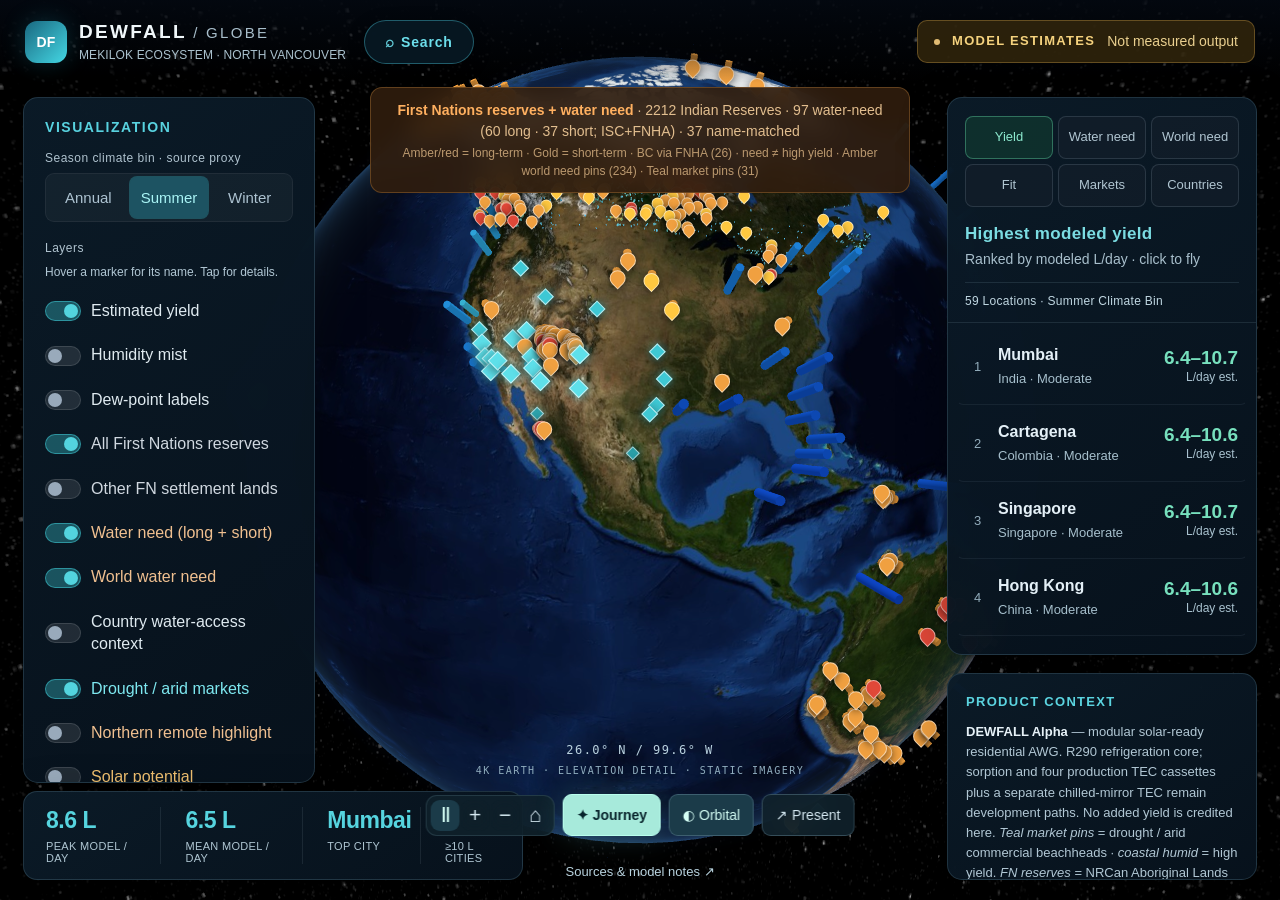
<file: index.html>
<!DOCTYPE html>
<html lang="en">
<head>
  <meta charset="UTF-8" />
  <meta name="viewport" content="width=device-width, initial-scale=1, viewport-fit=cover, maximum-scale=5" />
  <meta name="apple-mobile-web-app-capable" content="yes" />
  <meta name="apple-mobile-web-app-status-bar-style" content="black-translucent" />
  <meta name="mobile-web-app-capable" content="yes" />
  <meta name="theme-color" content="#050a12" />
  <meta http-equiv="Cache-Control" content="no-cache" />
  <meta name="description" content="DEWFALL Alpha — estimated atmospheric water yield by climate, all Canadian First Nations reserves (NRCan), plus ISC/FNHA water-need layer (long + short, nationwide). Model estimates only. Mekilok, North Vancouver." />
  <title>DEWFALL · Earth & Water Atlas</title>
  <link rel="stylesheet" href="css/styles.css?v=mtomi50u" />
<link rel="stylesheet" href="css/observatory.css?v=mtomi50u" />
  <link rel="stylesheet" href="css/realism.css?v=mtomi50u" />
  <meta name="dewfall-release" content="mtomi50u" />
</head>
<body>
  <div id="loader" class="loader" aria-live="polite">
    <div class="loader-inner">
      <div class="loader-orb"></div>
      <p>LOADING EARTH · DEWFALL MODEL</p>
    </div>
  </div>

  <div id="globeViz" role="img" aria-label="Interactive 3D Earth globe showing DEWFALL estimated water yield, First Nations reserves across Canada, and LTDWA need sites"></div>

<div id="sheet-backdrop" class="sheet-backdrop" hidden aria-hidden="true"></div>

  <header class="topbar">
    <div class="brand">
      <div class="brand-mark">DF</div>
      <div class="brand-text">
        <h1>DEWFALL<span class="brand-edition"> / GLOBE</span></h1>
        <p>MEKILOK ECOSYSTEM · NORTH VANCOUVER</p>
      </div>
    </div>
    <button type="button" class="search-launch" id="btn-search" aria-expanded="false" aria-controls="panel-search" title="Search locations">
      <span class="search-launch-icon" aria-hidden="true">⌕</span>
      <span>Search</span>
    </button>
    <button id="desktop-layers" class="layers-launch" aria-expanded="false" aria-controls="panel-controls">Layers</button>
    <div class="disclaimer-banner" id="disclaimer-banner">
      <span class="model-indicator"></span><strong>MODEL ESTIMATES</strong><span>Not measured output</span>
      <button type="button" class="banner-dismiss" id="disclaimer-dismiss" aria-label="Dismiss disclaimer">×</button>
    </div>
  </header>

  <div class="ltdwa-banner" id="ltdwa-banner" role="status">
    <div class="ltdwa-banner-main">
      <strong id="banner-title">First Nations reserves</strong>
      <span id="banner-stats">· loading…</span>
    </div>
    <span class="ltdwa-banner-note" id="banner-note">Amber/red = long-term · Gold = short-term · ISC + FNHA BC</span>
    <button type="button" class="banner-dismiss" id="ltdwa-dismiss" aria-label="Dismiss banner">×</button>
  </div>

  <div class="mobile-fabs" id="mobile-fabs" aria-label="Mobile panels">
    <button type="button" class="fab" id="fab-layers" aria-expanded="false" aria-controls="panel-controls">Layers</button>
    <button type="button" class="fab fab-list" id="fab-list" aria-expanded="false" aria-controls="panel-rank">List</button>
    <button type="button" class="fab fab-search" id="fab-search" aria-expanded="false" aria-controls="panel-search">Search</button>
  </div>

  <aside class="panel controls" id="panel-controls" aria-label="Map controls">
    <div class="sheet-handle" aria-hidden="true"></div>
    <div class="sheet-head">
      <h2>Visualization</h2>
      <button type="button" class="sheet-close" id="close-layers" aria-label="Close layers">×</button>
    </div>
    <div class="ctrl-group">
      <label class="group-label">Season climate bin · source proxy</label>
      <div class="seg" role="group">
        <button type="button" data-season="annual">Annual</button>
        <button type="button" data-season="summer" class="active">Summer</button>
        <button type="button" data-season="winter">Winter</button>
      </div>
    </div>
    <div class="ctrl-group">
      <label class="group-label">Layers</label>
      <p class="label-help">Hover a marker for its name. Tap for details.</p>
      <div class="toggle-row">
        <label class="toggle"><input type="checkbox" id="layer-yield" checked /> Estimated yield</label>
        <label class="toggle"><input type="checkbox" id="layer-humidity" /> Humidity mist</label>
        <label class="toggle"><input type="checkbox" id="layer-dewpoint" /> Dew-point labels</label>
        <label class="toggle toggle-reserve"><input type="checkbox" id="layer-reserves" checked /> All First Nations reserves</label>
        <label class="toggle toggle-reserve"><input type="checkbox" id="layer-other-fn" /> Other FN settlement lands</label>
        <label class="toggle toggle-need"><input type="checkbox" id="layer-ltdwa" checked /> Water need (long + short)</label>
        <label class="toggle toggle-need"><input type="checkbox" id="layer-world" checked /> World water need</label>
      <label class="toggle"><input type="checkbox" id="layer-countries" /> Country water-access context</label>
        <label class="toggle toggle-market"><input type="checkbox" id="layer-drought" checked /> Drought / arid markets</label>
        <label class="toggle toggle-need"><input type="checkbox" id="layer-northern" /> Northern remote highlight</label>
        <label class="toggle toggle-solar"><input type="checkbox" id="layer-solar" /> Solar potential</label>
        <label class="toggle"><input type="checkbox" id="layer-rotate" checked /> Auto-rotate</label>
      </div>
    </div>
    <div class="ctrl-group filter-chips-group">
      <label class="group-label">Focus filter</label>
      <div class="filter-chips" role="group" aria-label="Map focus filter">
        <button type="button" class="filter-chip active" data-filter="all">All</button>
        <button type="button" class="filter-chip" data-filter="need">Need only</button>
        <button type="button" class="filter-chip" data-filter="markets">Markets only</button>
        <button type="button" class="filter-chip" data-filter="highfit">High fit</button>
      </div>
    </div>
    <div class="legend">
      <div class="legend-bar" title="Low to high estimated L/day"></div>
      <div class="legend-labels"><span>Lower L/day</span><span>Higher water</span></div>
      <div class="legend-need">
        <span class="need-swatch dens-low"></span><span class="need-swatch dens-mid"></span><span class="need-swatch dens-high"></span> Reserves by cluster density
        <span class="need-swatch bwa"></span> Long-term (amber/red)
        <span class="need-swatch short"></span> Short-term (gold)
        <span class="need-swatch dnc"></span> Do not consume / use
        <span class="need-swatch north"></span> Northern remote
        <span class="need-swatch world"></span> World shortages / conflict / communities
        <span class="need-swatch drought"></span> Drought / arid markets (teal diamond — commercial)
      </div>
      <div class="legend-need legend-bc">BC DWAs from FNHA (Aug 2026) included in need layer</div>
      <div class="legend-solar" id="legend-solar">
        <div class="legend-bar legend-bar-solar" title="Low to high GHI"></div>
        <div class="legend-labels"><span>Lower GHI</span><span>Higher solar</span></div>
        <div class="legend-need">Gold → deep orange = annual GHI model · Untapped = TEC-branch PV until DEWFALL deployed</div>
        <div class="legend-need legend-bc">Irradiance model estimates — not a utility interconnection study</div>
      </div>
    </div>
    <p class="hint">Density = NRCan Indian Reserves. Amber/red = long-term need · Gold = short-term (ISC + FNHA BC). Amber world pins = dated community, shortage, conflict and disaster reports outside Canada. Violet outlined markers = national water-access context, not city advisories. Teal diamonds = drought / arid <em>commercial</em> first markets (not need pins). Cyan pillars = estimated L/day. <strong>Solar potential</strong> recolors reserves by GHI and shows untapped TEC-branch PV (model).</p>
  </aside>


  <aside class="panel search-panel" id="panel-search" aria-label="Location search" hidden>
    <div class="sheet-handle" aria-hidden="true"></div>
    <div class="sheet-head">
      <h2>Search locations</h2>
      <button type="button" class="sheet-close" id="close-search" aria-label="Close search">×</button>
    </div>
    <div class="search-field">
      <input type="search" id="search-input" placeholder="Community, reserve, city, province…" autocomplete="off" enterkeyhint="search" aria-label="Search locations" />
    </div>
    <div id="search-results" class="search-results" role="listbox" aria-label="Search results"></div>
    <p class="search-hint" id="search-hint">Type to find markets, water-need sites, reserves, or yield cities.</p>
  </aside>

  <aside class="panel rank-panel" id="panel-rank" aria-label="Rankings"><div class="sheet-handle" aria-hidden="true"></div>
    <header>
      <div class="sheet-head sheet-head-inline">
        <div class="rank-tabs" role="tablist">
          <button type="button" class="rank-tab active" data-rank="yield" role="tab">Yield</button>
          <button type="button" class="rank-tab" data-rank="need" role="tab">Water need</button>
          <button type="button" class="rank-tab" data-rank="world" role="tab">World need</button>
          <button type="button" class="rank-tab" data-rank="fit" role="tab">Fit</button>
          <button type="button" class="rank-tab" data-rank="markets" role="tab">Markets</button>
          <button type="button" class="rank-tab" data-rank="countries" role="tab">Countries</button>
        </div>
        <button type="button" class="sheet-close" id="close-list" aria-label="Close list">×</button>
      </div>
      <label id="world-cause-filter" hidden>World need category<select id="world-cause"><option value="all">All documented sites</option><option value="conflict">Conflict disruption</option><option value="shortage">Water shortages</option><option value="quality">Contamination / disease</option><option value="disaster">Disaster disruption</option><option value="displacement">Displacement</option><option value="community">Community / advisory records</option></select></label>
        <h2 id="rank-title">Where DEWFALL produces most</h2>
      <p id="rank-sub">Ranked by modeled L/day · click to fly</p>
    </header>
    <div id="rank-list" class="rank-list"></div>
  </aside>

  <div class="panel stats" aria-label="Summary stats">
    <div class="stat"><div class="val" id="stat-peak">—</div><div class="lbl" id="stat-peak-lbl">Peak est.</div></div>
    <div class="stat"><div class="val" id="stat-avg">—</div><div class="lbl" id="stat-avg-lbl">Avg est.</div></div>
    <div class="stat"><div class="val" id="stat-top">—</div><div class="lbl" id="stat-top-lbl">Top city</div></div>
    <div class="stat"><div class="val" id="stat-high">—</div><div class="lbl" id="stat-high-lbl">≥10 L cities</div></div>
  </div>

  <aside class="panel product-strip">
    <div class="title">Product context</div>
    <strong>DEWFALL Alpha</strong> — modular solar-ready residential AWG.
    R290 refrigeration core; sorption and four production TEC cassettes plus a separate chilled-mirror TEC remain development paths. No added yield is credited here.
    <em>Teal market pins</em> = drought / arid commercial beachheads · <em>coastal humid</em> = high yield.
    <em>FN reserves</em> = NRCan Aboriginal Lands (IR). <em>Water need</em> = ISC long-term + short-term DWAs + FNHA BC (often cold → lower model L/day).
    <div class="attr">Data: NRCan ALC · ISC LTDWA Aug 2026 · ISC short-term Sep 2026 · FNHA DWA Aug 2026</div>
  </aside>

  <div id="tooltip" class="tooltip-card" role="dialog" aria-label="Site details" aria-modal="false">
    <button type="button" class="tooltip-close" id="tooltip-close" aria-label="Close details">×</button>
    <div class="tooltip-body" id="tooltip-body"></div>
  </div>

  <nav class="orbital-controls" aria-label="Globe view controls">
    <div class="view-cluster"><button id="view-rotate" aria-label="Pause rotation" aria-pressed="true">Ⅱ</button><button id="view-zoom-in" aria-label="Zoom in">+</button><button id="view-zoom-out" aria-label="Zoom out">−</button><button id="view-home" aria-label="Reset globe view">⌂</button></div>
    <button id="view-journey" class="journey-launch">✦ Journey</button><button id="view-light" aria-pressed="false">☀ Daylight</button><button id="view-present" aria-pressed="false">↗ Present</button>
  </nav>
  <section id="journey-card" aria-label="Guided Earth journey" hidden>
    <div class="journey-top"><span id="journey-step"></span><button id="journey-exit" aria-label="Exit journey">×</button></div>
    <h2 id="journey-title"></h2><p id="journey-copy"></p>
    <div id="journey-reading"></div>
    <div class="journey-nav"><button id="journey-prev" aria-label="Previous location">←</button><button id="journey-inspect">Explore this location</button><button id="journey-next" aria-label="Next location">→</button></div>
    <small>Climate scenarios · not measured production</small>
  </section>
  <div class="orbital-readout"><span id="coordinate-readout">30.0° N / 100.0° W</span><span id="orbital-status">ORBITAL LIGHTING · ILLUSTRATIVE</span></div>
  <div class="evidence-footer"><span id="dataset-counts">Loading source records</span><button id="view-method">Sources &amp; model notes ↗</button></div>
  <div class="mobile-model-note">Model estimates · not measured output</div>
  <dialog id="method-dialog" class="method-dialog" aria-labelledby="method-title">
    <button id="close-method" class="method-close" aria-label="Close model notes">×</button>
    <span class="method-eyebrow">THE EVIDENCE BEHIND THE ATLAS</span><h2 id="method-title">Explore with context.</h2>
    <p>DEWFALL has not yet produced validated, measured yield data. This atlas screens possibilities; it cannot establish a location’s actual output or suitability.</p>
    <h3>Climate and yield</h3><p>The E1 screening scenario assumes 400 W cooling, a 5°C coil and sea-level pressure. This is not the calibrated digital twin. City inputs are approximate curated climate bins; many community and market inputs are rough latitude-based proxies. “Summer” and “Winter” follow the source dataset’s seasonal conventions, which are not consistently aligned between hemispheres. These are not live weather or exact-site forecasts.</p>
    <p>The displayed range varies cooling from 300–500 W. It is <strong>a sensitivity range, not a confidence interval</strong>. No unvalidated sorbent or TEC contribution is credited. A geometric mean combines a heuristic need score with modeled yield for the fit ranking. Commercial-market scores use a separate demand proxy.</p>
    <h3>Places and water need</h3><p>Land records come from NRCan Aboriginal Lands of Canada centroids. Canadian need layers carry dated ISC and FNHA snapshots from August–September 2026. World sites retain the original curated citations and approximate community coordinates. A marker does not establish a current advisory, community consent or willingness to buy. Check each linked source and engage through a Nation-led process.</p>
    <h3>Solar, population and funding</h3><p>Solar is a latitude-based irradiance approximation with a 0.6 kWp array and 0.75 performance ratio assumption. Population and income are estimates or regional proxies. Funders are research starting points; eligibility, application windows and support have not been verified.</p>
    <h3>Earth and source files</h3><p>NASA Blue Marble imagery and Earth night/ocean textures distributed with three-globe. Day/night illumination is illustrative, not a real-time solar position. Source records were imported on 4 September 2026.</p>
    <div class="method-links"><a href="data/global-water-sources.html" target="_blank" rel="noopener">Worldwide coverage &amp; new crisis sources ↗</a><a href="https://github.com/donnyjm/dewfall-globe" target="_blank" rel="noopener">Original globe &amp; datasets ↗</a><a href="data/WORLD_WATER_NEED_SOURCES.md" target="_blank" rel="noopener">World-need source register ↗</a><a href="https://github.com/vasturiano/three-globe/tree/master/example/img" target="_blank" rel="noopener">Earth texture collection ↗</a><a href="js/yield.js?v=mtomi50u" target="_blank" rel="noopener">Transparent yield model ↗</a></div>
    <p class="method-final">Sharing only creates a local card or copied link. No outreach is sent.</p>
  </dialog>
  <script src="js/updater.js?v=mtomi50u"></script>
  <script src="js/loader.js?v=mtomi50u"></script>
</body>
</html>
</file>
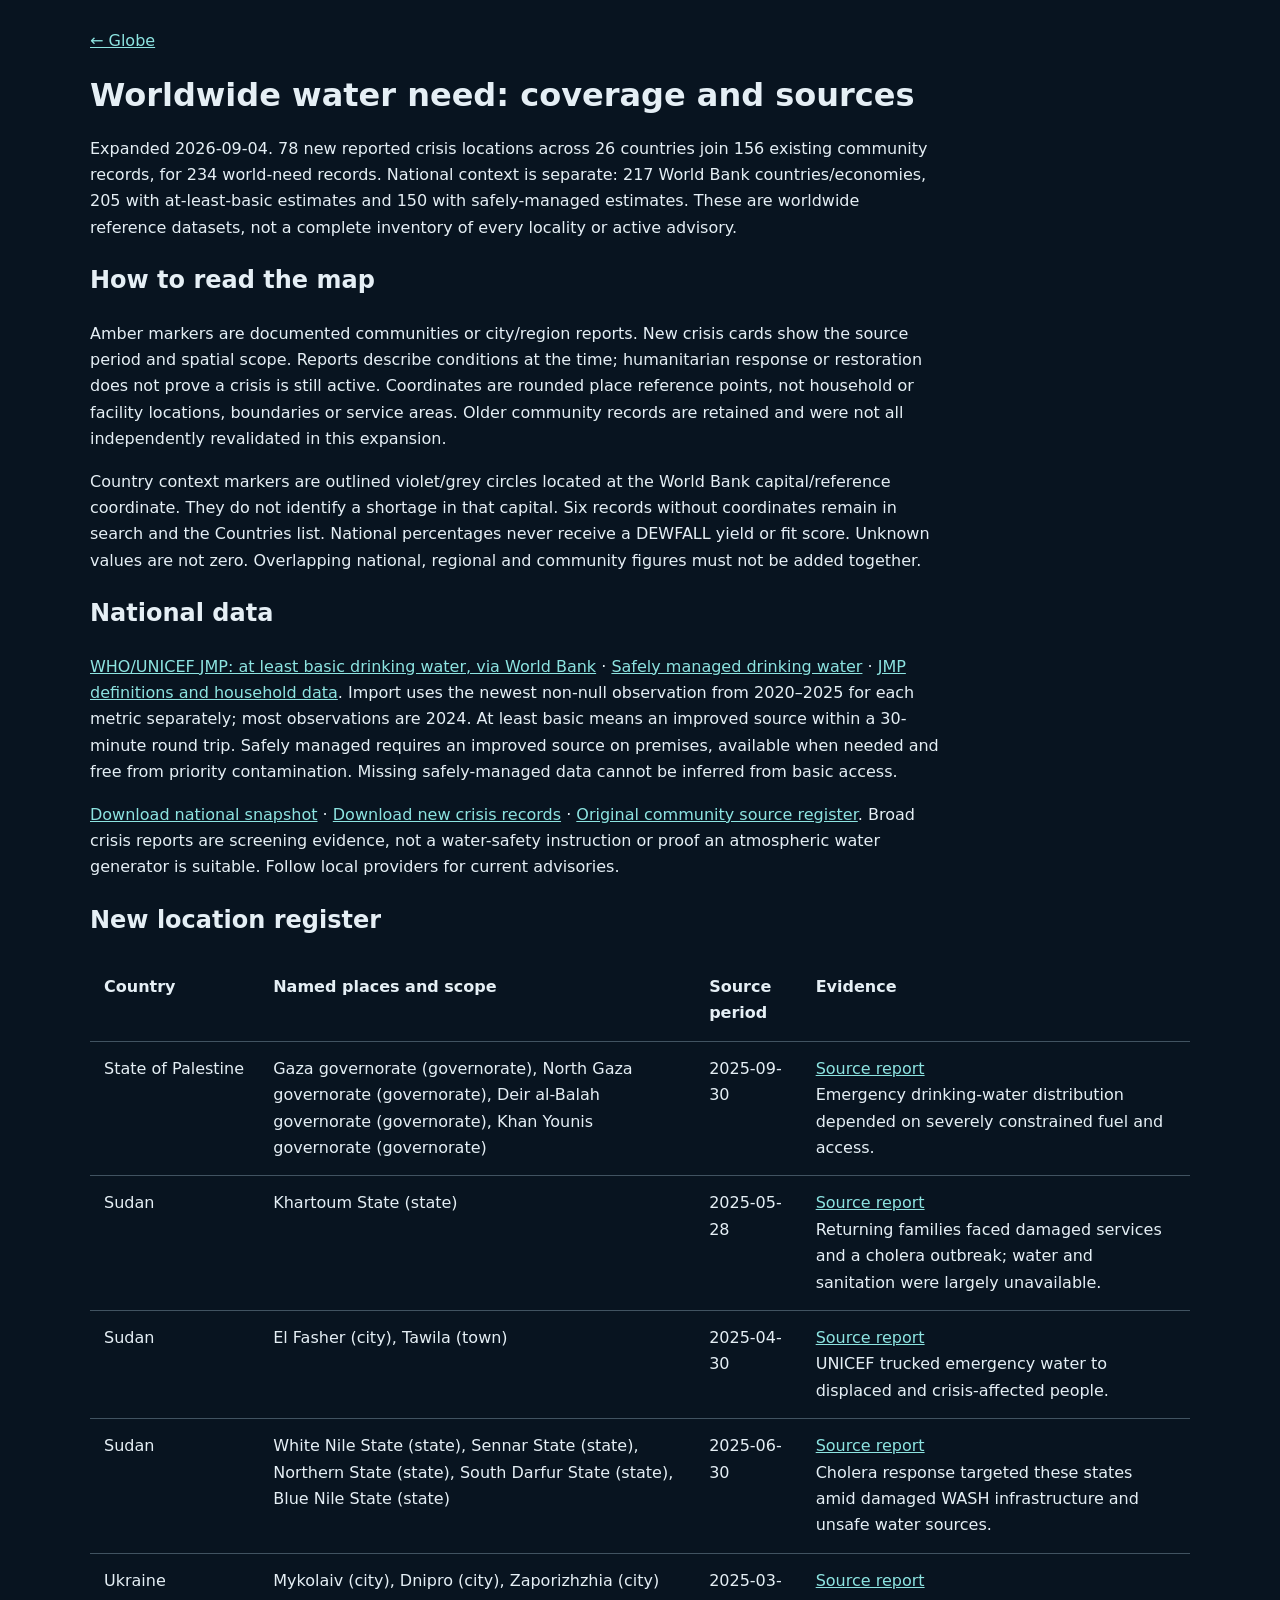
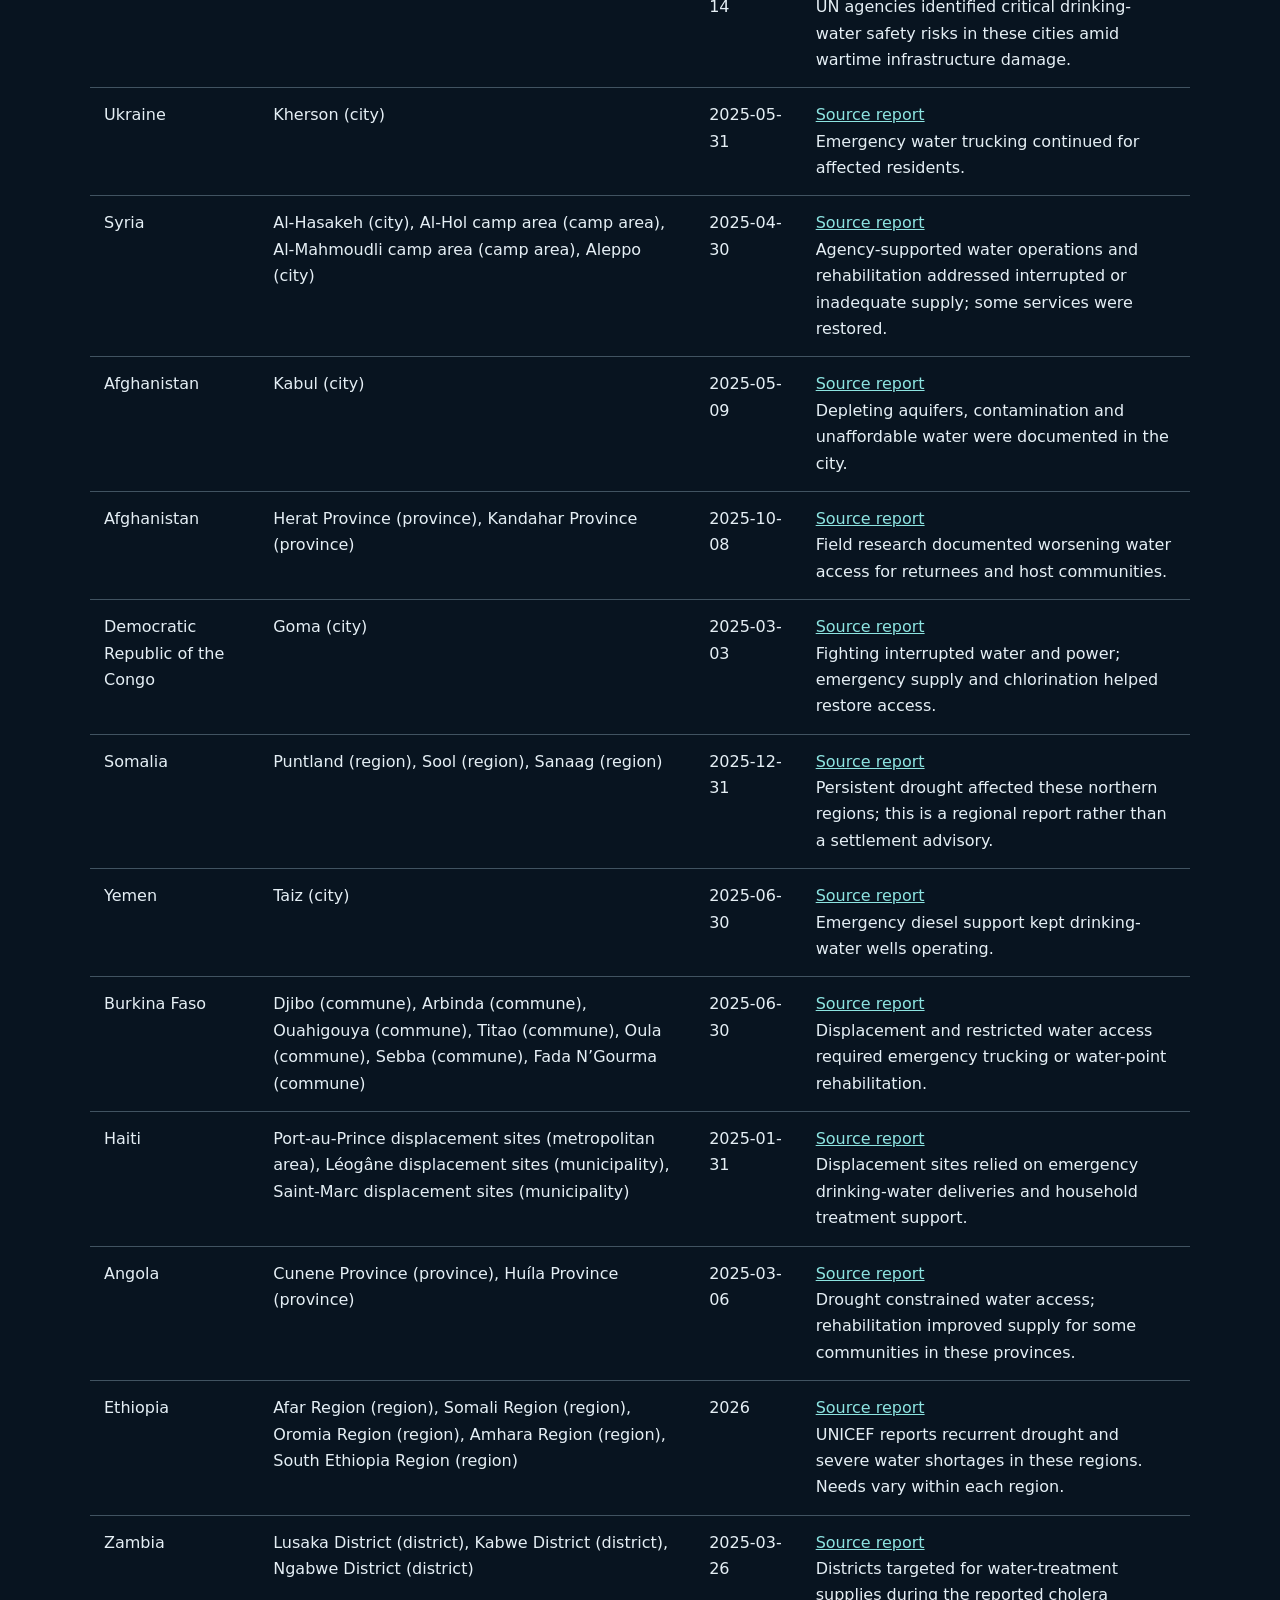
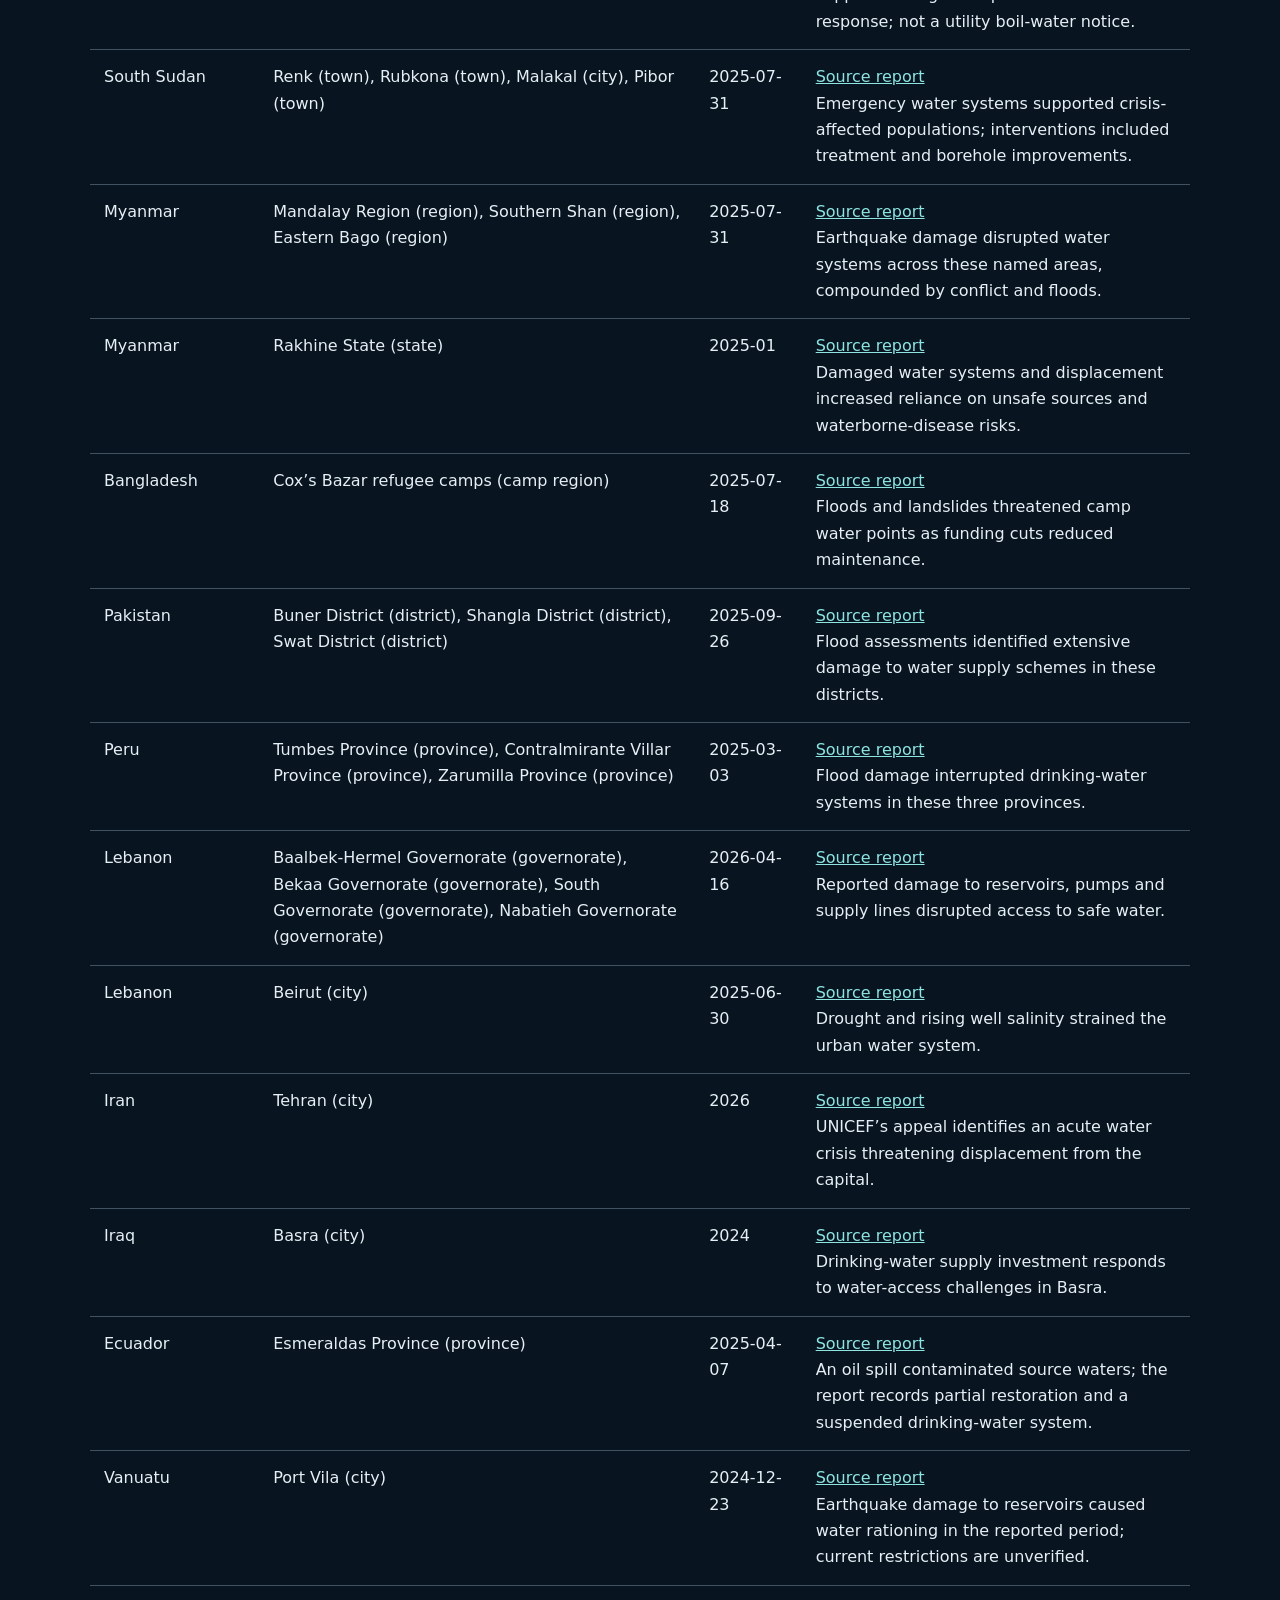
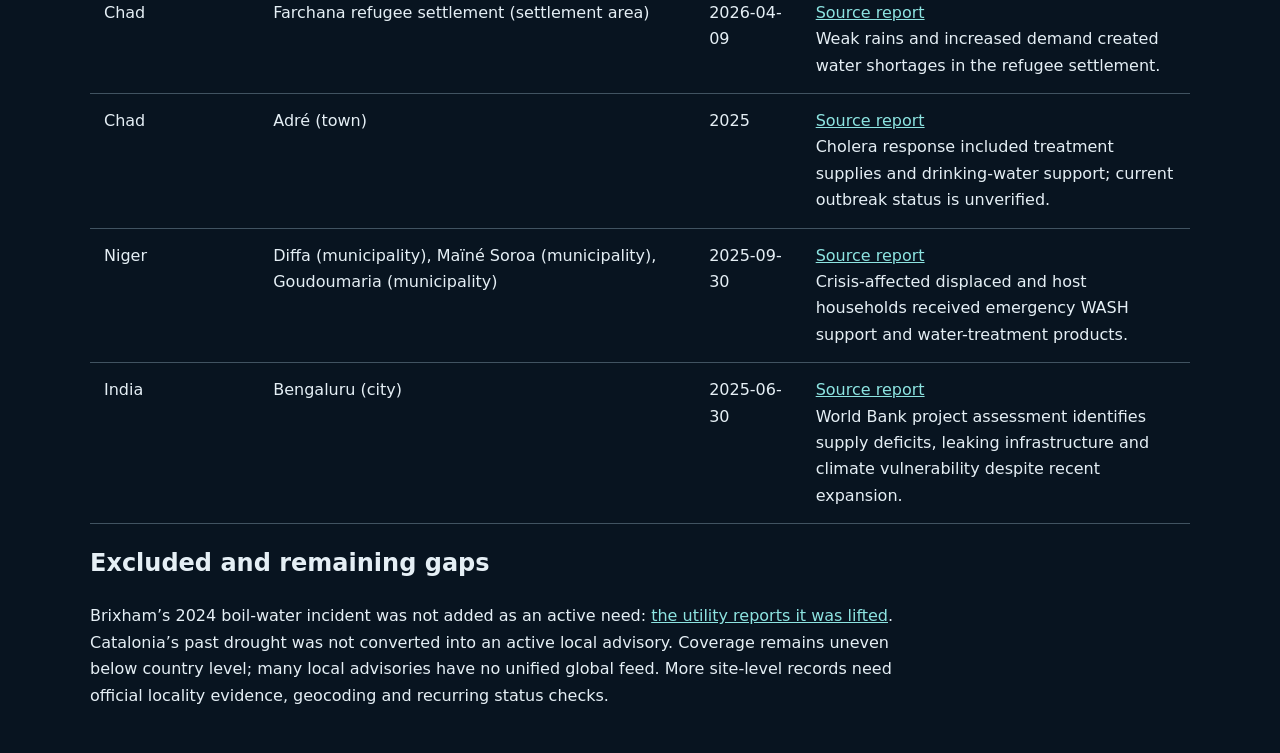
<file: data/global-water-sources.html>
<!doctype html><html lang="en"><meta charset="utf-8"><meta name="viewport" content="width=device-width,initial-scale=1"><title>DEWFALL — global water evidence</title><style>body{font:16px/1.65 system-ui;background:#081420;color:#e5eff5;max-width:1100px;margin:auto;padding:28px}a{color:#8de4e1}h1{line-height:1.2}td,th{text-align:left;vertical-align:top;padding:14px;border-bottom:1px solid #415361}table{border-collapse:collapse;width:100%}.scroll{overflow:auto}p{max-width:850px}</style><a href="../index.html">← Globe</a><h1>Worldwide water need: coverage and sources</h1><p>Expanded 2026-09-04. 78 new reported crisis locations across 26 countries join 156 existing community records, for 234 world-need records. National context is separate: 217 World Bank countries/economies, 205 with at-least-basic estimates and 150 with safely-managed estimates. These are worldwide reference datasets, not a complete inventory of every locality or active advisory.</p><h2>How to read the map</h2><p>Amber markers are documented communities or city/region reports. New crisis cards show the source period and spatial scope. Reports describe conditions at the time; humanitarian response or restoration does not prove a crisis is still active. Coordinates are rounded place reference points, not household or facility locations, boundaries or service areas. Older community records are retained and were not all independently revalidated in this expansion.</p><p>Country context markers are outlined violet/grey circles located at the World Bank capital/reference coordinate. They do not identify a shortage in that capital. Six records without coordinates remain in search and the Countries list. National percentages never receive a DEWFALL yield or fit score. Unknown values are not zero. Overlapping national, regional and community figures must not be added together.</p><h2>National data</h2><p><a href="https://data.worldbank.org/indicator/SH.H2O.BASW.ZS">WHO/UNICEF JMP: at least basic drinking water, via World Bank</a> · <a href="https://data.worldbank.org/indicator/SH.H2O.SMDW.ZS">Safely managed drinking water</a> · <a href="https://washdata.org/data/household">JMP definitions and household data</a>. Import uses the newest non-null observation from 2020–2025 for each metric separately; most observations are 2024. At least basic means an improved source within a 30-minute round trip. Safely managed requires an improved source on premises, available when needed and free from priority contamination. Missing safely-managed data cannot be inferred from basic access.</p><p><a href="global-water-coverage.js">Download national snapshot</a> · <a href="water-crises.js">Download new crisis records</a> · <a href="WORLD_WATER_NEED_SOURCES.md">Original community source register</a>. Broad crisis reports are screening evidence, not a water-safety instruction or proof an atmospheric water generator is suitable. Follow local providers for current advisories.</p><h2>New location register</h2><div class="scroll"><table><thead><tr><th>Country</th><th>Named places and scope</th><th>Source period</th><th>Evidence</th></tr></thead><tbody><tr><td>State of Palestine</td><td>Gaza governorate (governorate), North Gaza governorate (governorate), Deir al-Balah governorate (governorate), Khan Younis governorate (governorate)</td><td>2025-09-30</td><td><a href="https://www.unicef.org/sop/media/5796/file/UNICEF%20State%20of%20Palestine%20%20Humanitarian%20Situation%20Report%20No.%2043%20-%2030%20September%202025.pdf.pdf">Source report</a><br>Emergency drinking-water distribution depended on severely constrained fuel and access.</td></tr><tr><td>Sudan</td><td>Khartoum State (state)</td><td>2025-05-28</td><td><a href="https://www.unicef.org/sudan/press-releases/over-1-million-children-risk-cholera-spreads-sudans-khartoum-state">Source report</a><br>Returning families faced damaged services and a cholera outbreak; water and sanitation were largely unavailable.</td></tr><tr><td>Sudan</td><td>El Fasher (city), Tawila (town)</td><td>2025-04-30</td><td><a href="https://www.unicef.org/media/171441/file/Sudan-Humanitarian-SitRep-April-2025.pdf">Source report</a><br>UNICEF trucked emergency water to displaced and crisis-affected people.</td></tr><tr><td>Sudan</td><td>White Nile State (state), Sennar State (state), Northern State (state), South Darfur State (state), Blue Nile State (state)</td><td>2025-06-30</td><td><a href="https://www.unicef.org/media/172851/file/UNICEF%20Sudan%20Humanitarian%20Situation%20Report%20%28Mid-Year%29%2C%20June%202025.pdf.pdf">Source report</a><br>Cholera response targeted these states amid damaged WASH infrastructure and unsafe water sources.</td></tr><tr><td>Ukraine</td><td>Mykolaiv (city), Dnipro (city), Zaporizhzhia (city)</td><td>2025-03-14</td><td><a href="https://ukraine.un.org/en/290887-who-unicef-and-government-ukraine-are-working-together-cross-sectoral-collaboration-ensure">Source report</a><br>UN agencies identified critical drinking-water safety risks in these cities amid wartime infrastructure damage.</td></tr><tr><td>Ukraine</td><td>Kherson (city)</td><td>2025-05-31</td><td><a href="https://www.unicef.org/media/171881/file/Ukraine-Humanitarian-SitRep-No.-52-May-2025.pdf.pdf">Source report</a><br>Emergency water trucking continued for affected residents.</td></tr><tr><td>Syria</td><td>Al-Hasakeh (city), Al-Hol camp area (camp area), Al-Mahmoudli camp area (camp area), Aleppo (city)</td><td>2025-04-30</td><td><a href="https://www.unicef.org/syria/media/19771/file/Syria-Humanitarian-situation-report-April-2025.pdf">Source report</a><br>Agency-supported water operations and rehabilitation addressed interrupted or inadequate supply; some services were restored.</td></tr><tr><td>Afghanistan</td><td>Kabul (city)</td><td>2025-05-09</td><td><a href="https://www.mercycorps.org/en-gb/research-resources/kabuls-water-crisis">Source report</a><br>Depleting aquifers, contamination and unaffordable water were documented in the city.</td></tr><tr><td>Afghanistan</td><td>Herat Province (province), Kandahar Province (province)</td><td>2025-10-08</td><td><a href="https://www.mercycorps.org/press-room/releases/Crisis-Compounded-Afghanistan">Source report</a><br>Field research documented worsening water access for returnees and host communities.</td></tr><tr><td>Democratic Republic of the Congo</td><td>Goma (city)</td><td>2025-03-03</td><td><a href="https://www.unicef.org/press-releases/unicef-reaches-364000-children-daily-goma-clean-water-and-sanitation-after">Source report</a><br>Fighting interrupted water and power; emergency supply and chlorination helped restore access.</td></tr><tr><td>Somalia</td><td>Puntland (region), Sool (region), Sanaag (region)</td><td>2025-12-31</td><td><a href="https://www.unicef.org/media/179031/file/Somalia-Humanitarian-Situation-Report-No.8-%28End-of-Year%29-31-December-2025.pdf.pdf">Source report</a><br>Persistent drought affected these northern regions; this is a regional report rather than a settlement advisory.</td></tr><tr><td>Yemen</td><td>Taiz (city)</td><td>2025-06-30</td><td><a href="https://www.unicef.org/media/173936/file/Yemen-Humanitarian-Situation-Report-No.-1%2C-30-June-2025.pdf">Source report</a><br>Emergency diesel support kept drinking-water wells operating.</td></tr><tr><td>Burkina Faso</td><td>Djibo (commune), Arbinda (commune), Ouahigouya (commune), Titao (commune), Oula (commune), Sebba (commune), Fada N’Gourma (commune)</td><td>2025-06-30</td><td><a href="https://www.unicef.org/media/173186/file/Burkina-Faso-Humanitarian-SitRep-30-June-2025.pdf.pdf">Source report</a><br>Displacement and restricted water access required emergency trucking or water-point rehabilitation.</td></tr><tr><td>Haiti</td><td>Port-au-Prince displacement sites (metropolitan area), Léogâne displacement sites (municipality), Saint-Marc displacement sites (municipality)</td><td>2025-01-31</td><td><a href="https://www.unicef.org/media/168046/file/Haiti-Humanitarian-SitRep-Jan-2025.pdf">Source report</a><br>Displacement sites relied on emergency drinking-water deliveries and household treatment support.</td></tr><tr><td>Angola</td><td>Cunene Province (province), Huíla Province (province)</td><td>2025-03-06</td><td><a href="https://www.unicef.org/angola/historias/acesso-%C3%A0-%C3%A1gua-pot%C3%A1vel-transforma-comunidades-afectadas-pela-seca">Source report</a><br>Drought constrained water access; rehabilitation improved supply for some communities in these provinces.</td></tr><tr><td>Ethiopia</td><td>Afar Region (region), Somali Region (region), Oromia Region (region), Amhara Region (region), South Ethiopia Region (region)</td><td>2026</td><td><a href="https://www.unicef.org/appeals/ethiopia">Source report</a><br>UNICEF reports recurrent drought and severe water shortages in these regions. Needs vary within each region.</td></tr><tr><td>Zambia</td><td>Lusaka District (district), Kabwe District (district), Ngabwe District (district)</td><td>2025-03-26</td><td><a href="https://www.unicef.org/zambia/press-releases/unicef-hands-over-wash-supplies-ministry-water-development-and-sanitation">Source report</a><br>Districts targeted for water-treatment supplies during the reported cholera response; not a utility boil-water notice.</td></tr><tr><td>South Sudan</td><td>Renk (town), Rubkona (town), Malakal (city), Pibor (town)</td><td>2025-07-31</td><td><a href="https://www.unicef.org/media/174326/file/South-Sudan-Humanitarian-Situation-Report-31-July-2025.pdf.pdf">Source report</a><br>Emergency water systems supported crisis-affected populations; interventions included treatment and borehole improvements.</td></tr><tr><td>Myanmar</td><td>Mandalay Region (region), Southern Shan (region), Eastern Bago (region)</td><td>2025-07-31</td><td><a href="https://www.unicef.org/media/179141/file/Myanmar-Humanitarian-Situation-Report-No.2-January-July-2025.pdf.pdf">Source report</a><br>Earthquake damage disrupted water systems across these named areas, compounded by conflict and floods.</td></tr><tr><td>Myanmar</td><td>Rakhine State (state)</td><td>2025-01</td><td><a href="https://www.unicef.org/myanmar/stories/six-things-watch-myanmar-2025">Source report</a><br>Damaged water systems and displacement increased reliance on unsafe sources and waterborne-disease risks.</td></tr><tr><td>Bangladesh</td><td>Cox’s Bazar refugee camps (camp region)</td><td>2025-07-18</td><td><a href="https://www.unhcr.org/us/news/stories/funding-cuts-heighten-monsoon-risks-rohingya-refugees-bangladesh">Source report</a><br>Floods and landslides threatened camp water points as funding cuts reduced maintenance.</td></tr><tr><td>Pakistan</td><td>Buner District (district), Shangla District (district), Swat District (district)</td><td>2025-09-26</td><td><a href="https://www.unicef.org/media/174536/file/Pakistan-Floods-No2-26-September-2025.pdf">Source report</a><br>Flood assessments identified extensive damage to water supply schemes in these districts.</td></tr><tr><td>Peru</td><td>Tumbes Province (province), Contralmirante Villar Province (province), Zarumilla Province (province)</td><td>2025-03-03</td><td><a href="https://www.unicef.org/peru/comunicados-prensa/emergencias-por-lluvias-afectan-ninos-ninas">Source report</a><br>Flood damage interrupted drinking-water systems in these three provinces.</td></tr><tr><td>Lebanon</td><td>Baalbek-Hermel Governorate (governorate), Bekaa Governorate (governorate), South Governorate (governorate), Nabatieh Governorate (governorate)</td><td>2026-04-16</td><td><a href="https://www.unicef.org/media/179966/file/Lebanon-Humanitarian-Flash-Update-No.8%28Escalation-of-Hostilities%29-16-April-2026.pdf.pdf">Source report</a><br>Reported damage to reservoirs, pumps and supply lines disrupted access to safe water.</td></tr><tr><td>Lebanon</td><td>Beirut (city)</td><td>2025-06-30</td><td><a href="https://www.unicef.org/media/173656/file/Lebanon-Humanitarian-Situation-Report-No4-%28Mid-Year%29-30-June-2025.pdf">Source report</a><br>Drought and rising well salinity strained the urban water system.</td></tr><tr><td>Iran</td><td>Tehran (city)</td><td>2026</td><td><a href="https://www.unicef.org/media/177256/file/2026-HAC-MENA%281%29.pdf">Source report</a><br>UNICEF’s appeal identifies an acute water crisis threatening displacement from the capital.</td></tr><tr><td>Iraq</td><td>Basra (city)</td><td>2024</td><td><a href="https://www.unicef.org/iraq/reports/provision-clean-drinking-water-population-basra-city">Source report</a><br>Drinking-water supply investment responds to water-access challenges in Basra.</td></tr><tr><td>Ecuador</td><td>Esmeraldas Province (province)</td><td>2025-04-07</td><td><a href="https://www.unicef.org/documents/ecuador-situation-report-and-response-plan-no-1-oil-spill-esmeraldas-07-april-2025">Source report</a><br>An oil spill contaminated source waters; the report records partial restoration and a suspended drinking-water system.</td></tr><tr><td>Vanuatu</td><td>Port Vila (city)</td><td>2024-12-23</td><td><a href="https://www.unicef.org/media/166691/file/Vanuatu-Humanitarian-SitRep-Earthquake-23-December-2024.pdf">Source report</a><br>Earthquake damage to reservoirs caused water rationing in the reported period; current restrictions are unverified.</td></tr><tr><td>Chad</td><td>Farchana refugee settlement (settlement area)</td><td>2026-04-09</td><td><a href="https://www.unhcr.org/africa/news/press-releases/funding-shortfalls-put-lifelines-risk-sudanese-refugees-chad">Source report</a><br>Weak rains and increased demand created water shortages in the refugee settlement.</td></tr><tr><td>Chad</td><td>Adré (town)</td><td>2025</td><td><a href="https://www.unicef.org/chad/stories/saving-lives-amid-deadly-cholera-outbreak">Source report</a><br>Cholera response included treatment supplies and drinking-water support; current outbreak status is unverified.</td></tr><tr><td>Niger</td><td>Diffa (municipality), Maïné Soroa (municipality), Goudoumaria (municipality)</td><td>2025-09-30</td><td><a href="https://www.unicef.org/media/176556/file/UNICEF%20Niger%20Humanitarian%20Situation%20Report%20No.%202%20-%20January-September%202025.pdf.pdf">Source report</a><br>Crisis-affected displaced and host households received emergency WASH support and water-treatment products.</td></tr><tr><td>India</td><td>Bengaluru (city)</td><td>2025-06-30</td><td><a href="https://documents1.worldbank.org/curated/en/099063025143032054/pdf/P506272-317d4567-1d03-40b0-b6b9-e016bdd4bb94.pdf">Source report</a><br>World Bank project assessment identifies supply deficits, leaking infrastructure and climate vulnerability despite recent expansion.</td></tr></tbody></table></div><h2>Excluded and remaining gaps</h2><p>Brixham’s 2024 boil-water incident was not added as an active need: <a href="https://www.southwestwater.co.uk/about-us/latest-news/boil-water-notice--alston-and-the-hillhead-area-of-brixham">the utility reports it was lifted</a>. Catalonia’s past drought was not converted into an active local advisory. Coverage remains uneven below country level; many local advisories have no unified global feed. More site-level records need official locality evidence, geocoding and recurring status checks.</p></html>
</file>
<file: css/styles.css>
/* DEWFALL Globe — Mekilok product visualization
   Coastal / tech, dark, product-grade — not cartoonish */

:root {
  --bg: #050a12;
  --panel: rgba(8, 16, 28, 0.88);
  --panel-border: rgba(80, 180, 220, 0.18);
  --cyan: #3ec8d4;
  --cyan-dim: rgba(62, 200, 212, 0.55);
  --blue-deep: #0a3cb4;
  --text: #e8f4f8;
  --muted: #8aa4b0;
  --warn: #e8b84a;
  --danger-soft: #c07040;
  --radius: 14px;
  --font: "Segoe UI", "Inter", system-ui, -apple-system, sans-serif;
  --mono: "SF Mono", "Cascadia Code", "Consolas", ui-monospace, monospace;
}

*, *::before, *::after { box-sizing: border-box; margin: 0; padding: 0; }

html, body {
  width: 100%;
  height: 100%;
  height: 100dvh;
  overflow: hidden;
  overscroll-behavior: none;
  background: var(--bg);
  color: var(--text);
  font-family: var(--font);
  -webkit-font-smoothing: antialiased;
  -webkit-tap-highlight-color: transparent;
  touch-action: manipulation;
  position: fixed;
  inset: 0;
}

#globeViz {
  position: absolute;
  inset: 0;
  z-index: 0;
  background: radial-gradient(ellipse at 50% 40%, #0c1828 0%, #050a12 70%);
  touch-action: none;
  -webkit-user-select: none;
  user-select: none;
}

/* —— Top bar —— */
.topbar {
  position: absolute;
  top: 0; left: 0; right: 0;
  z-index: 20;
  display: flex;
  align-items: center;
  justify-content: space-between;
  gap: 16px;
  padding: 14px 20px;
  padding-top: max(14px, env(safe-area-inset-top));
  padding-left: max(20px, env(safe-area-inset-left));
  padding-right: max(20px, env(safe-area-inset-right));
  background: linear-gradient(180deg, rgba(5,10,18,0.92) 0%, rgba(5,10,18,0.55) 70%, transparent 100%);
  pointer-events: none;
}
.topbar > * { pointer-events: auto; }

.brand {
  display: flex;
  align-items: center;
  gap: 12px;
}
.brand-mark {
  width: 36px; height: 36px;
  border-radius: 10px;
  background: linear-gradient(135deg, #1a6a88, #3ec8d4 55%, #0a4a90);
  box-shadow: 0 0 20px rgba(62, 200, 212, 0.35);
  display: grid; place-items: center;
  font-weight: 700; font-size: 13px; letter-spacing: 0.02em;
}
.brand-text h1 {
  font-size: 15px; font-weight: 650; letter-spacing: 0.08em;
  text-transform: uppercase;
}
.brand-text p {
  font-size: 11px; color: var(--muted); margin-top: 1px;
}

.search-launch {
  display: inline-flex;
  align-items: center;
  gap: 6px;
  flex-shrink: 0;
  padding: 8px 14px;
  border-radius: 999px;
  border: 1px solid rgba(62, 200, 212, 0.4);
  background: rgba(8, 16, 28, 0.85);
  color: var(--cyan);
  font: 650 12px/1 var(--font);
  letter-spacing: 0.06em;
  text-transform: uppercase;
  cursor: pointer;
  box-shadow: 0 4px 16px rgba(0,0,0,0.35);
  backdrop-filter: blur(10px);
  -webkit-backdrop-filter: blur(10px);
}
.search-launch:hover,
.search-launch[aria-expanded="true"] {
  background: rgba(62, 200, 212, 0.2);
  border-color: rgba(62, 200, 212, 0.65);
}
.search-launch-icon {
  font-size: 15px;
  line-height: 1;
  opacity: 0.9;
}

.disclaimer-banner {
  flex: 1;
  max-width: 520px;
  margin: 0 auto;
  padding: 8px 14px;
  border-radius: 10px;
  border: 1px solid rgba(232, 184, 74, 0.35);
  background: rgba(40, 30, 10, 0.75);
  color: #f0d890;
  font-size: 11.5px;
  line-height: 1.35;
  text-align: center;
  position: relative;
}
.disclaimer-banner strong { color: #ffd878; }
.disclaimer-banner.hidden,
.ltdwa-banner.hidden { display: none !important; }
.banner-dismiss {
  display: none;
  position: absolute;
  top: 4px; right: 6px;
  width: 28px; height: 28px;
  border: none;
  background: transparent;
  color: inherit;
  font-size: 18px;
  line-height: 1;
  cursor: pointer;
  opacity: 0.7;
}

/* —— Control panel (left) —— */
.panel {
  position: absolute;
  z-index: 20;
  background: var(--panel);
  border: 1px solid var(--panel-border);
  border-radius: var(--radius);
  backdrop-filter: blur(16px);
  -webkit-backdrop-filter: blur(16px);
  box-shadow: 0 12px 40px rgba(0,0,0,0.45);
}

.controls {
  top: 78px;
  left: 18px;
  width: 270px;
  padding: 16px;
}

.controls h2,
.sheet-head h2 {
  font-size: 11px;
  text-transform: uppercase;
  letter-spacing: 0.12em;
  color: var(--cyan);
  margin-bottom: 12px;
  font-weight: 600;
}
.sheet-head {
  display: flex;
  align-items: flex-start;
  justify-content: space-between;
  gap: 8px;
}
.sheet-head h2 { margin-bottom: 12px; }
.sheet-head-inline {
  align-items: center;
  margin-bottom: 8px;
}
.sheet-head-inline .rank-tabs { flex: 1; margin-bottom: 0; }
.sheet-handle { display: none; }
.sheet-close {
  display: none;
  flex-shrink: 0;
  width: 44px; height: 44px;
  margin: -8px -8px 0 0;
  border: none;
  background: rgba(255,255,255,0.06);
  color: var(--text);
  border-radius: 10px;
  font-size: 22px;
  line-height: 1;
  cursor: pointer;
}
.sheet-backdrop {
  display: none;
  position: fixed;
  inset: 0;
  z-index: 28;
  background: rgba(0,0,0,0.45);
}
.sheet-backdrop.show { display: block; }
.mobile-fabs { display: none; }

.ctrl-group { margin-bottom: 16px; }
.ctrl-group label.group-label {
  display: block;
  font-size: 11px;
  color: var(--muted);
  margin-bottom: 8px;
  letter-spacing: 0.04em;
}

.seg {
  display: flex;
  background: rgba(255,255,255,0.04);
  border-radius: 9px;
  padding: 3px;
  gap: 2px;
  border: 1px solid rgba(255,255,255,0.06);
}
.seg button {
  flex: 1;
  border: none;
  background: transparent;
  color: var(--muted);
  font-size: 12px;
  font-family: inherit;
  padding: 7px 6px;
  border-radius: 7px;
  cursor: pointer;
  transition: all 0.15s ease;
}
.seg button:hover { color: var(--text); }
.seg button.active {
  background: linear-gradient(180deg, rgba(62,200,212,0.25), rgba(62,200,212,0.12));
  color: var(--cyan);
  box-shadow: 0 0 0 1px rgba(62,200,212,0.3);
}

.toggle-row {
  display: flex;
  flex-direction: column;
  gap: 8px;
}
.toggle {
  display: flex;
  align-items: center;
  gap: 10px;
  cursor: pointer;
  font-size: 13px;
  color: var(--text);
  user-select: none;
}
.toggle input {
  appearance: none;
  width: 36px; height: 20px;
  border-radius: 10px;
  background: rgba(255,255,255,0.1);
  border: 1px solid rgba(255,255,255,0.12);
  position: relative;
  cursor: pointer;
  transition: background 0.2s;
  flex-shrink: 0;
}
.toggle input::after {
  content: '';
  position: absolute;
  top: 2px; left: 2px;
  width: 14px; height: 14px;
  border-radius: 50%;
  background: #9ab;
  transition: transform 0.2s, background 0.2s;
}
.toggle input:checked {
  background: rgba(62,200,212,0.35);
  border-color: var(--cyan-dim);
}
.toggle input:checked::after {
  transform: translateX(16px);
  background: var(--cyan);
}

.legend {
  margin-top: 4px;
  padding-top: 12px;
  border-top: 1px solid rgba(255,255,255,0.06);
}
.legend-bar {
  height: 8px;
  border-radius: 4px;
  background: linear-gradient(90deg,
    rgb(90,110,130) 0%,
    rgb(64,196,210) 35%,
    rgb(32,140,220) 70%,
    rgb(10,60,180) 100%);
  margin-bottom: 6px;
}
.legend-labels {
  display: flex;
  justify-content: space-between;
  font-size: 10px;
  color: var(--muted);
}
.hint {
  margin-top: 12px;
  font-size: 11px;
  color: var(--muted);
  line-height: 1.4;
}

/* —— Stats strip —— */
.stats {
  bottom: 18px;
  left: 18px;
  display: flex;
  gap: 10px;
  padding: 12px 14px;
  align-items: stretch;
}
.stat {
  min-width: 88px;
  padding: 0 10px;
  border-right: 1px solid rgba(255,255,255,0.08);
}
.stat:last-child { border-right: none; padding-right: 4px; }
.stat .val {
  font-size: 18px;
  font-weight: 650;
  font-variant-numeric: tabular-nums;
  color: var(--cyan);
  letter-spacing: -0.02em;
}
.stat .lbl {
  font-size: 10px;
  color: var(--muted);
  text-transform: uppercase;
  letter-spacing: 0.08em;
  margin-top: 2px;
}

/* —— City list (right) —— */
.rank-panel {
  top: 78px;
  right: 18px;
  width: 300px;
  max-height: calc(100vh - 110px);
  display: flex;
  flex-direction: column;
  padding: 0;
  overflow: hidden;
}
.rank-panel header {
  padding: 14px 16px 10px;
  border-bottom: 1px solid rgba(255,255,255,0.06);
}
.rank-panel header h2 {
  font-size: 11px;
  text-transform: uppercase;
  letter-spacing: 0.12em;
  color: var(--cyan);
  font-weight: 600;
}
.rank-panel header p {
  font-size: 11px;
  color: var(--muted);
  margin-top: 4px;
}
.rank-list {
  overflow-y: auto;
  padding: 8px;
  flex: 1;
  scrollbar-width: thin;
  scrollbar-color: rgba(62,200,212,0.3) transparent;
}
.rank-item {
  display: grid;
  grid-template-columns: 28px 1fr auto;
  gap: 8px;
  align-items: center;
  padding: 9px 10px;
  border-radius: 10px;
  cursor: pointer;
  transition: background 0.15s;
  border: 1px solid transparent;
}
.rank-item:hover, .rank-item.active {
  background: rgba(62,200,212,0.1);
  border-color: rgba(62,200,212,0.2);
}
.rank-item .num {
  font-size: 12px;
  color: var(--muted);
  font-variant-numeric: tabular-nums;
  text-align: center;
}
.rank-item .city-name {
  font-size: 13px;
  font-weight: 550;
}
.rank-item .city-meta {
  font-size: 10px;
  color: var(--muted);
  margin-top: 1px;
}
.rank-item .yld {
  font-size: 13px;
  font-weight: 650;
  font-variant-numeric: tabular-nums;
  color: var(--cyan);
  text-align: right;
}
.rank-item .yld span {
  display: block;
  font-size: 9px;
  font-weight: 400;
  color: var(--muted);
}

/* —— Tooltip card —— */
.tooltip-card {
  position: absolute;
  z-index: 30;
  width: 320px;
  padding: 0;
  pointer-events: none;
  opacity: 0;
  transform: translateY(6px);
  transition: opacity 0.18s ease, transform 0.18s ease;
  background: rgba(6, 14, 24, 0.94);
  border: 1px solid rgba(62, 200, 212, 0.28);
  border-radius: 14px;
  backdrop-filter: blur(20px);
  box-shadow: 0 16px 48px rgba(0,0,0,0.55), 0 0 40px rgba(62,200,212,0.08);
  overflow: hidden;
}
.tooltip-card.visible {
  opacity: 1;
  transform: translateY(0);
  pointer-events: auto;
}
.tooltip-close {
  display: none;
  position: absolute;
  top: 8px; right: 8px;
  z-index: 2;
  width: 44px; height: 44px;
  border: none;
  border-radius: 10px;
  background: rgba(255,255,255,0.08);
  color: var(--text);
  font-size: 22px;
  line-height: 1;
  cursor: pointer;
}
.tooltip-body { /* content host */ }
.tooltip-card .tc-head {
  padding: 14px 16px 10px;
  background: linear-gradient(135deg, rgba(62,200,212,0.12), transparent);
  border-bottom: 1px solid rgba(255,255,255,0.06);
}
.tooltip-card .tc-head h3 {
  font-size: 16px;
  font-weight: 650;
}
.tooltip-card .tc-head .sub {
  font-size: 11px;
  color: var(--muted);
  margin-top: 2px;
}
.tooltip-card .badge {
  display: inline-block;
  margin-top: 8px;
  padding: 3px 8px;
  border-radius: 6px;
  font-size: 10px;
  font-weight: 600;
  letter-spacing: 0.06em;
  text-transform: uppercase;
  background: rgba(62,200,212,0.15);
  color: var(--cyan);
  border: 1px solid rgba(62,200,212,0.25);
}
.tooltip-card .badge.s5 { background: rgba(20,80,200,0.3); color: #9ec8ff; border-color: rgba(80,140,255,0.4); }
.tooltip-card .badge.s4 { background: rgba(62,200,212,0.2); color: var(--cyan); }
.tooltip-card .badge.s3 { background: rgba(100,160,140,0.2); color: #9dd4b8; }
.tooltip-card .badge.s2 { background: rgba(200,160,60,0.15); color: var(--warn); border-color: rgba(232,184,74,0.3); }
.tooltip-card .badge.s1 { background: rgba(180,90,50,0.15); color: #e09060; border-color: rgba(200,100,50,0.3); }

.tc-grid {
  display: grid;
  grid-template-columns: 1fr 1fr;
  gap: 1px;
  background: rgba(255,255,255,0.04);
  margin: 0;
}
.tc-cell {
  background: rgba(6,14,24,0.9);
  padding: 10px 14px;
}
.tc-cell .k {
  font-size: 10px;
  color: var(--muted);
  text-transform: uppercase;
  letter-spacing: 0.06em;
}
.tc-cell .v {
  font-size: 15px;
  font-weight: 600;
  font-variant-numeric: tabular-nums;
  margin-top: 2px;
}
.tc-cell .v.big { font-size: 18px; color: var(--cyan); }
.tc-cell.span2 { grid-column: 1 / -1; }

.tc-body {
  padding: 12px 16px 14px;
  font-size: 12px;
  color: #b8cdd6;
  line-height: 1.45;
}
.tc-body .why { margin-bottom: 8px; }
.tc-body .fit { color: var(--muted); font-size: 11px; }
.tc-body .est-tag {
  margin-top: 10px;
  font-size: 10px;
  color: var(--warn);
  border-top: 1px solid rgba(255,255,255,0.06);
  padding-top: 8px;
}
.tc-breakdown {
  display: flex;
  gap: 12px;
  margin-top: 8px;
  font-size: 11px;
  color: var(--muted);
}
.tc-breakdown strong { color: var(--text); font-weight: 550; }

/* —— Site card funders / socio —— */
.funders-block {
  margin: 10px 0 8px;
  padding: 8px 10px;
  background: rgba(62, 200, 212, 0.06);
  border: 1px solid rgba(62, 200, 212, 0.18);
  border-radius: 8px;
}
.funders-title {
  font-size: 10px;
  letter-spacing: 0.08em;
  text-transform: uppercase;
  color: var(--cyan);
  font-weight: 600;
  margin-bottom: 6px;
}
.funders-list {
  margin: 0;
  padding-left: 16px;
  list-style: disc;
}
.funders-list li {
  margin: 0 0 5px;
  font-size: 11px;
  line-height: 1.35;
  color: #c5d8e0;
}
.funders-list a {
  color: #9ee7f0;
  text-decoration: none;
  border-bottom: 1px solid rgba(158, 231, 240, 0.35);
}
.funders-list a:hover { color: #fff; border-bottom-color: #fff; }
.funder-note {
  display: block;
  color: var(--muted);
  font-size: 10px;
  margin-top: 1px;
}
.socio-honesty {
  margin: 6px 0 8px;
  font-size: 10px;
  line-height: 1.4;
  color: var(--warn);
  opacity: 0.92;
}


/* —— Bottom product strip —— */
.product-strip {
  position: absolute;
  bottom: 18px;
  right: 18px;
  z-index: 20;
  max-width: 340px;
  padding: 12px 14px;
  font-size: 11px;
  line-height: 1.4;
  color: var(--muted);
}
.product-strip strong { color: var(--text); }
.product-strip .title {
  color: var(--cyan);
  font-size: 10px;
  letter-spacing: 0.1em;
  text-transform: uppercase;
  margin-bottom: 6px;
  font-weight: 600;
}

/* —— Loading —— */
.loader {
  position: absolute;
  inset: 0;
  z-index: 50;
  display: grid;
  place-items: center;
  background: var(--bg);
  transition: opacity 0.5s ease;
}
.loader.hide { opacity: 0; pointer-events: none; }
.loader-inner { text-align: center; }
.loader-orb {
  width: 56px; height: 56px;
  border-radius: 50%;
  margin: 0 auto 16px;
  background: radial-gradient(circle at 35% 35%, #6ee, #1a6a88 50%, #051018);
  box-shadow: 0 0 40px rgba(62,200,212,0.4);
  animation: pulse 1.6s ease-in-out infinite;
}
@keyframes pulse {
  0%, 100% { transform: scale(1); box-shadow: 0 0 30px rgba(62,200,212,0.35); }
  50% { transform: scale(1.06); box-shadow: 0 0 50px rgba(62,200,212,0.55); }
}
.loader p { color: var(--muted); font-size: 13px; letter-spacing: 0.06em; }
.loader.error { background: #120808; }
.loader.error p { color: #f0a0a0; }
.loader-detail { color: #8aa4b0 !important; font-size: 12px !important; margin-top: 10px; max-width: 320px; letter-spacing: 0 !important; }
.loader-retry {
  margin-top: 16px;
  padding: 8px 18px;
  border-radius: 8px;
  border: 1px solid rgba(62,200,212,0.45);
  background: rgba(62,200,212,0.12);
  color: #e8f4f8;
  font: 600 12px/1 var(--font);
  cursor: pointer;
}
.loader-retry:hover { background: rgba(62,200,212,0.22); }

/* —— Responsive (tablet bridge) —— */
@media (max-width: 900px) and (min-width: 821px) {
  .rank-panel { display: none; }
  .controls { width: 240px; }
  .disclaimer-banner { display: none; }
  .stats { left: 12px; bottom: 12px; flex-wrap: wrap; max-width: calc(100vw - 24px); }
  .product-strip { display: none; }
}


/* —— LTDWA need layer —— */
.ltdwa-banner {
  position: absolute;
  top: 64px;
  left: 50%;
  transform: translateX(-50%);
  z-index: 21;
  max-width: min(720px, calc(100vw - 40px));
  padding: 7px 14px;
  border-radius: 10px;
  border: 1px solid rgba(255, 140, 50, 0.4);
  background: rgba(40, 22, 8, 0.88);
  color: #f0c090;
  font-size: 11.5px;
  text-align: center;
  line-height: 1.35;
  backdrop-filter: blur(12px);
  position: absolute;
}
.ltdwa-banner .banner-dismiss { top: 2px; right: 4px; }
.ltdwa-banner-main { display: inline; }
.ltdwa-banner strong { color: #ffb060; }
.ltdwa-banner-note {
  display: block;
  margin-top: 2px;
  font-size: 10px;
  color: #c09060;
}
.ltdwa-banner.dim { opacity: 0.35; }
.ltdwa-banner.northern-on {
  border-color: rgba(255, 90, 50, 0.55);
  box-shadow: 0 0 24px rgba(255, 90, 50, 0.2);
}

.toggle-need { color: #f0c090 !important; }

.legend-need {
  display: flex;
  flex-wrap: wrap;
  gap: 8px 12px;
  margin-top: 10px;
  font-size: 10px;
  color: var(--muted);
  align-items: center;
}
.need-swatch {
  display: inline-block;
  width: 10px; height: 10px;
  border-radius: 50%;
  margin-right: 4px;
  vertical-align: -1px;
}
.need-swatch.bwa { background: #f0a040; box-shadow: 0 0 6px rgba(240,160,64,0.5); }
.need-swatch.dnc { background: #e05040; box-shadow: 0 0 6px rgba(224,80,64,0.5); }
.need-swatch.north { background: #ff5a32; box-shadow: 0 0 8px rgba(255,90,50,0.7); }

.rank-tabs {
  display: flex;
  gap: 4px;
  margin-bottom: 10px;
}
.rank-tab {
  flex: 1;
  border: 1px solid rgba(255,255,255,0.08);
  background: rgba(255,255,255,0.04);
  color: var(--muted);
  font-size: 11px;
  font-family: inherit;
  padding: 6px 8px;
  border-radius: 7px;
  cursor: pointer;
}
.rank-tab.active {
  color: var(--cyan);
  border-color: rgba(62,200,212,0.35);
  background: rgba(62,200,212,0.12);
}
.rank-tab[data-rank="need"].active {
  color: #ffb060;
  border-color: rgba(255,160,64,0.4);
  background: rgba(255,140,50,0.12);
}

.rank-item.need-item .need-score {
  color: #ffb060;
  font-weight: 650;
  font-size: 14px;
}
.rank-item.need-item.north .need-score { color: #ff6a40; }
.rank-item.need-item.dnc { border-left: 2px solid #e05040; }
.rank-item.need-item:hover, .rank-item.need-item.active {
  background: rgba(255,140,50,0.1);
  border-color: rgba(255,160,64,0.25);
}
.need-yld span { color: var(--muted); font-size: 9px; font-weight: 400; display: block; }

.fn-pin {
  transform: translate(-50%, -100%);
  pointer-events: auto;
  cursor: pointer;
  display: flex;
  flex-direction: column;
  align-items: center;
  gap: 2px;
  filter: drop-shadow(0 2px 4px rgba(0,0,0,0.55));
}
.fn-pin-dot {
  width: 12px; height: 12px;
  border-radius: 50% 50% 50% 0;
  transform: rotate(-45deg);
  border: 1.5px solid rgba(255,255,255,0.55);
}
.fn-pin.bwa .fn-pin-dot { background: #f0a040; }
.fn-pin.dnc .fn-pin-dot { background: #e04838; }
.fn-pin.northern .fn-pin-dot {
  background: #ff5a32;
  width: 14px; height: 14px;
  box-shadow: 0 0 10px rgba(255,90,50,0.75);
}
.fn-pin.emphasis .fn-pin-dot {
  width: 16px; height: 16px;
  animation: pinPulse 1.4s ease-in-out infinite;
}
@keyframes pinPulse {
  0%, 100% { box-shadow: 0 0 8px rgba(255,90,50,0.6); }
  50% { box-shadow: 0 0 18px rgba(255,90,50,0.95); }
}

/* Selected water-need pin — larger, bright pulse, distinct glow */
.fn-pin.selected {
  z-index: 5;
  filter: drop-shadow(0 0 10px rgba(255, 230, 120, 0.85)) drop-shadow(0 2px 4px rgba(0,0,0,0.55));
}
.fn-pin.selected .fn-pin-dot {
  width: 20px; height: 20px;
  border: 2.5px solid #fff6c8;
  box-shadow:
    0 0 0 3px rgba(255, 200, 64, 0.45),
    0 0 22px rgba(255, 220, 100, 0.95),
    0 0 40px rgba(255, 160, 40, 0.55);
  animation: selectedPinPulse 1.1s ease-in-out infinite;
}
.fn-pin.selected.short .fn-pin-dot {
  border-color: #fff8d0;
}
.fn-pin.selected.dnc .fn-pin-dot {
  border-color: #ffe0d8;
}
@keyframes selectedPinPulse {
  0%, 100% {
    transform: rotate(-45deg) scale(1);
    box-shadow:
      0 0 0 3px rgba(255, 200, 64, 0.4),
      0 0 18px rgba(255, 220, 100, 0.85),
      0 0 32px rgba(255, 160, 40, 0.45);
  }
  50% {
    transform: rotate(-45deg) scale(1.18);
    box-shadow:
      0 0 0 5px rgba(255, 220, 100, 0.55),
      0 0 28px rgba(255, 240, 140, 1),
      0 0 48px rgba(255, 180, 50, 0.7);
  }
}
.fn-pin-label {
  display: none; /* names only on hover — keep map uncluttered */
  font: 700 10px/1.15 sans-serif;
  color: #fff6e8;
  background: rgba(30,14,6,0.92);
  border: 1px solid rgba(255,160,64,0.55);
  padding: 3px 6px;
  border-radius: 4px;
  white-space: nowrap;
  max-width: 140px;
  overflow: hidden;
  text-overflow: ellipsis;
  pointer-events: none;
}
.fn-pin:hover .fn-pin-label,
.fn-pin:focus-within .fn-pin-label {
  display: block;
}
.fn-pin.short .fn-pin-dot { background: #ffc840; }
.fn-pin.short .fn-pin-label {
  border-color: rgba(255,200,64,0.65);
  color: #fff8d8;
}
.fn-pin.northern .fn-pin-label {
  border-color: rgba(255,90,50,0.55);
  color: #ffd0b8;
}

.tooltip-card.need-card {
  width: 340px;
  border-color: rgba(255,140,50,0.4);
  box-shadow: 0 16px 48px rgba(0,0,0,0.55), 0 0 40px rgba(255,120,40,0.1);
}
.tooltip-card .need-head {
  background: linear-gradient(135deg, rgba(255,140,50,0.18), transparent);
}
.need-kicker {
  font-size: 10px;
  letter-spacing: 0.08em;
  text-transform: uppercase;
  color: #ffb060;
  font-weight: 650;
  margin-bottom: 4px;
}
.tooltip-card .badge.bwa {
  background: rgba(240,160,64,0.2);
  color: #ffc070;
  border-color: rgba(240,160,64,0.4);
}
.tooltip-card .badge.dnc {
  background: rgba(224,80,64,0.2);
  color: #ff9080;
  border-color: rgba(224,80,64,0.4);
}
.tooltip-card .badge.north-badge {
  background: rgba(255,90,50,0.2);
  color: #ff8a60;
  border-color: rgba(255,90,50,0.45);
}
.v.need-yield { color: #ffb060 !important; }
.model-only { font-size: 11px; color: var(--muted); font-weight: 400; }
.cold-caveat { color: #f0c090; }
.systems { margin-bottom: 8px; font-size: 11px; color: #b8cdd6; }




/* —— All-reserves layer —— */
.toggle-reserve { color: #d0d8e0 !important; }
.need-swatch.reserve {
  background: #d8e0e8;
  box-shadow: 0 0 6px rgba(220,230,240,0.45);
}
.product-strip .attr {
  margin-top: 8px;
  font-size: 10px;
  color: #6a8090;
  border-top: 1px solid rgba(255,255,255,0.06);
  padding-top: 6px;
}
.tooltip-card.reserve-card {
  width: 320px;
  border-color: rgba(180,200,220,0.35);
}
.tooltip-card .reserve-head {
  background: linear-gradient(135deg, rgba(180,200,220,0.12), transparent);
}
.reserve-kicker {
  font-size: 10px;
  letter-spacing: 0.08em;
  text-transform: uppercase;
  color: #b8c8d8;
  font-weight: 650;
  margin-bottom: 4px;
}
.tooltip-card .badge.reserve-badge {
  background: rgba(180,200,220,0.15);
  color: #d0dce8;
  border-color: rgba(180,200,220,0.35);
}
.tooltip-card .badge.ltdwa-link {
  background: rgba(255,140,50,0.18);
  color: #ffb060;
  border-color: rgba(255,160,64,0.4);
}

.need-swatch.dens-low { background: #5ec8ff; box-shadow: none; }
.need-swatch.dens-mid { background: #ffe66d; box-shadow: none; }
.need-swatch.dens-high { background: #ff6b35; box-shadow: none; }


/* Short-term / BC need + floating reserve name */
.need-swatch.short { background: #ffc840; box-shadow: 0 0 6px rgba(255,200,64,0.55); }
.legend-bc { margin-top: 4px; font-size: 10px; color: var(--muted); opacity: 0.9; }
.badge.short-badge { background: rgba(255,200,64,0.25); color: #ffd878; border: 1px solid rgba(255,200,64,0.45); }
.badge.long-badge { background: rgba(240,160,64,0.22); color: #ffb060; border: 1px solid rgba(240,160,64,0.4); }
.badge.bc-badge { background: rgba(100,180,255,0.2); color: #9cf; border: 1px solid rgba(100,180,255,0.35); }
.rank-item.need-item.short-term .need-score { color: #ffc840; }
.fn-float-label {
  position: fixed;
  z-index: 9999;
  pointer-events: none;
  padding: 6px 12px;
  border-radius: 8px;
  background: rgba(8, 16, 28, 0.92);
  border: 1px solid rgba(255, 200, 120, 0.45);
  color: #fff;
  font-size: 14px;
  font-weight: 700;
  letter-spacing: 0.01em;
  box-shadow: 0 8px 24px rgba(0,0,0,0.45);
  opacity: 0;
  transform: translateY(4px);
  transition: opacity 0.15s ease, transform 0.15s ease;
  max-width: min(280px, 70vw);
}
.fn-float-label.visible { opacity: 1; transform: translateY(0); }
.tooltip-card.reserve-card h3,
.tooltip-card.need-card h3 {
  font-size: 1.3rem !important;
  line-height: 1.25 !important;
  color: #fff !important;
  font-weight: 700 !important;
}


/* —— Solar potential layer —— */
.toggle-solar { color: #f0c070 !important; }
.legend-solar {
  display: none;
  margin-top: 10px;
  padding-top: 10px;
  border-top: 1px solid rgba(255, 180, 64, 0.18);
}
body.solar-layer-on .legend-solar { display: block; }
body.solar-layer-on .legend-bar:not(.legend-bar-solar) { opacity: 0.35; }
.legend-bar-solar {
  background: linear-gradient(90deg,
    rgb(232,200,120) 0%,
    rgb(240,168,48) 40%,
    rgb(232,120,36) 70%,
    rgb(180,56,16) 100%) !important;
}
.stats.solar-stats .val { color: #f0b050; }
.solar-grid { border-top: 1px solid rgba(240,176,64,0.2); }
.solar-v { color: #f0b050 !important; }
.solar-v .unit { font-size: 11px; font-weight: 400; color: var(--muted); }
.solar-untapped-note {
  margin: 0;
  padding: 8px 16px 4px;
  font-size: 11px;
  line-height: 1.4;
  color: #e8c878;
  background: rgba(40, 28, 8, 0.55);
  border-top: 1px solid rgba(240,176,64,0.15);
}
.tooltip-card .solar-grid .tc-cell { background: rgba(18, 14, 8, 0.92); }



/* —— Location search panel —— */
.search-panel {
  display: none;
  flex-direction: column;
  z-index: 40;
  padding: 14px 16px 16px;
  max-height: min(70vh, 560px);
}
.search-panel.open {
  display: flex;
}
.search-panel[hidden] { display: none !important; }

/* Desktop: centered modal */
@media (min-width: 821px) {
  .search-panel.open {
    position: fixed;
    top: 50%;
    left: 50%;
    transform: translate(-50%, -50%);
    width: min(440px, calc(100vw - 40px));
    max-height: min(72vh, 600px);
    border-radius: 16px;
    box-shadow: 0 24px 64px rgba(0,0,0,0.65), 0 0 40px rgba(62,200,212,0.12);
  }
  .search-panel .sheet-handle { display: none; }
}

.search-field {
  margin-bottom: 10px;
}
.search-field input {
  width: 100%;
  padding: 12px 14px;
  border-radius: 10px;
  border: 1px solid rgba(62, 200, 212, 0.35);
  background: rgba(4, 12, 22, 0.92);
  color: var(--text);
  font: 500 15px/1.2 var(--font);
  outline: none;
  -webkit-appearance: none;
  appearance: none;
}
.search-field input:focus {
  border-color: rgba(62, 200, 212, 0.75);
  box-shadow: 0 0 0 3px rgba(62, 200, 212, 0.18);
}
.search-field input::placeholder { color: var(--muted); }

.search-results {
  flex: 1;
  overflow-y: auto;
  -webkit-overflow-scrolling: touch;
  overscroll-behavior: contain;
  display: flex;
  flex-direction: column;
  gap: 4px;
  min-height: 0;
}
.search-result {
  display: flex;
  align-items: flex-start;
  gap: 10px;
  padding: 10px 12px;
  border-radius: 10px;
  border: 1px solid transparent;
  background: rgba(12, 22, 36, 0.65);
  cursor: pointer;
  text-align: left;
  color: inherit;
  font: inherit;
  width: 100%;
}
.search-result:hover,
.search-result:focus {
  border-color: rgba(62, 200, 212, 0.35);
  background: rgba(20, 40, 60, 0.85);
  outline: none;
}
.search-result-main { flex: 1; min-width: 0; }
.search-result-name {
  font-weight: 650;
  font-size: 13.5px;
  color: var(--text);
  white-space: nowrap;
  overflow: hidden;
  text-overflow: ellipsis;
}
.search-result-meta {
  font-size: 11px;
  color: var(--muted);
  margin-top: 2px;
  white-space: nowrap;
  overflow: hidden;
  text-overflow: ellipsis;
}
.search-badge {
  flex-shrink: 0;
  padding: 3px 8px;
  border-radius: 999px;
  font: 700 10px/1.2 var(--font);
  letter-spacing: 0.06em;
  text-transform: uppercase;
}
.search-badge.need {
  background: rgba(255, 140, 50, 0.22);
  color: #ffb060;
  border: 1px solid rgba(255, 160, 64, 0.4);
}
.search-badge.reserve {
  background: rgba(126, 231, 180, 0.15);
  color: #9eebc8;
  border: 1px solid rgba(126, 231, 180, 0.35);
}
.search-badge.city {
  background: rgba(62, 200, 212, 0.18);
  color: var(--cyan);
  border: 1px solid rgba(62, 200, 212, 0.4);
}
.search-hint {
  font-size: 11px;
  color: var(--muted);
  margin-top: 8px;
  line-height: 1.35;
}
.search-empty {
  padding: 18px 8px;
  text-align: center;
  color: var(--muted);
  font-size: 13px;
}

/* —— Mobile / touch UX (iPhone Safari + coarse pointer) —— */
@media (max-width: 820px), (pointer: coarse) {
  .search-launch { display: none !important; }

  .mobile-fabs {
    display: flex;
    position: fixed;
    z-index: 35;
    top: max(12px, env(safe-area-inset-top));
    right: max(12px, env(safe-area-inset-right));
    flex-direction: column;
    gap: 10px;
    pointer-events: none;
  }
  .fab {
    pointer-events: auto;
    min-width: 88px;
    min-height: 44px;
    padding: 10px 16px;
    border-radius: 999px;
    border: 1px solid rgba(62, 200, 212, 0.4);
    background: rgba(8, 16, 28, 0.92);
    color: var(--cyan);
    font: 650 13px/1 var(--font);
    letter-spacing: 0.04em;
    text-transform: uppercase;
    box-shadow: 0 8px 28px rgba(0,0,0,0.45);
    backdrop-filter: blur(12px);
    -webkit-backdrop-filter: blur(12px);
    cursor: pointer;
  }
  .fab.fab-list {
    border-color: rgba(255, 160, 64, 0.45);
    color: #ffb060;
  }
  .fab.fab-search {
    border-color: rgba(160, 200, 255, 0.45);
    color: #a8c8ff;
  }
  .fab[aria-expanded="true"] {
    background: rgba(62, 200, 212, 0.22);
  }
  .fab.fab-list[aria-expanded="true"] {
    background: rgba(255, 140, 50, 0.2);
  }
  .fab.fab-search[aria-expanded="true"] {
    background: rgba(120, 160, 255, 0.22);
  }

  .search-panel {
    top: auto;
    left: 0;
    right: 0;
    bottom: 0;
    width: 100%;
    max-width: none;
    max-height: min(78vh, 640px);
    border-radius: 18px 18px 0 0;
    padding-bottom: max(16px, env(safe-area-inset-bottom));
    transform: translateY(110%);
    transition: transform 0.28s ease;
    display: flex;
  }
  .search-panel.open {
    transform: translateY(0);
  }
  .search-panel .sheet-handle { display: block; }

  .topbar {
    padding: 10px 12px;
    padding-top: max(10px, env(safe-area-inset-top));
    padding-right: max(120px, calc(env(safe-area-inset-right) + 110px));
  }
  .brand-mark { width: 32px; height: 32px; font-size: 12px; }
  .brand-text h1 { font-size: 13px; }
  .brand-text p { display: none; }

  .disclaimer-banner {
    display: none;
  }
  .product-strip { display: none !important; }

  .ltdwa-banner {
    top: auto;
    bottom: max(72px, calc(env(safe-area-inset-bottom) + 58px));
    left: max(10px, env(safe-area-inset-left));
    right: max(10px, env(safe-area-inset-right));
    transform: none;
    max-width: none;
    width: auto;
    padding: 8px 36px 8px 12px;
    font-size: 11px;
    text-align: left;
    z-index: 22;
  }
  .ltdwa-banner .ltdwa-banner-note { display: none; }
  .ltdwa-banner .banner-dismiss { display: block; }
  .ltdwa-banner-main {
    display: block;
    white-space: nowrap;
    overflow: hidden;
    text-overflow: ellipsis;
  }
  .ltdwa-banner #banner-stats {
    display: inline;
    font-size: 10px;
    opacity: 0.85;
  }

  .stats {
    left: max(10px, env(safe-area-inset-left));
    right: auto;
    bottom: max(10px, env(safe-area-inset-bottom));
    padding: 8px 10px;
    gap: 4px;
    max-width: calc(100vw - 24px);
    flex-wrap: wrap;
  }
  .stat { min-width: 64px; padding: 0 6px; }
  .stat .val { font-size: 14px; }
  .stat .lbl { font-size: 9px; }

  /* Sheets: controls + rank collapsed by default */
  .controls,
  .rank-panel {
    position: fixed;
    top: auto;
    left: 0;
    right: 0;
    bottom: 0;
    width: auto;
    max-width: none;
    max-height: min(72vh, 560px);
    border-radius: 18px 18px 0 0;
    padding: 8px 16px max(16px, env(safe-area-inset-bottom));
    z-index: 40;
    transform: translateY(110%);
    transition: transform 0.28s cubic-bezier(0.2, 0.8, 0.2, 1);
    overflow: hidden;
    display: flex;
    flex-direction: column;
    pointer-events: none;
    visibility: hidden;
  }
  .controls.open,
  .rank-panel.open {
    transform: translateY(0);
    pointer-events: auto;
    visibility: visible;
  }
  .controls { overflow-y: auto; -webkit-overflow-scrolling: touch; }
  .rank-panel { padding: 8px 0 max(0px, env(safe-area-inset-bottom)); }
  .rank-panel header { padding: 8px 16px 10px; flex-shrink: 0; }
  .rank-panel .rank-list {
    padding: 8px 12px max(16px, env(safe-area-inset-bottom));
  }
  .sheet-handle {
    display: block;
    width: 40px; height: 4px;
    border-radius: 2px;
    background: rgba(255,255,255,0.22);
    margin: 4px auto 10px;
    flex-shrink: 0;
  }
  .sheet-close { display: grid; place-items: center; }
  .sheet-backdrop.show { display: block; }

  .toggle {
    min-height: 44px;
    padding: 6px 0;
    font-size: 14px;
  }
  .toggle input {
    width: 44px; height: 26px;
    border-radius: 13px;
  }
  .toggle input::after {
    width: 20px; height: 20px;
    top: 2px; left: 2px;
  }
  .toggle input:checked::after { transform: translateX(18px); }
  .seg button {
    min-height: 44px;
    font-size: 13px;
    padding: 10px 8px;
  }
  .rank-tab {
    min-height: 44px;
    font-size: 13px;
    padding: 10px 8px;
  }
  .rank-item {
    min-height: 52px;
    padding: 12px 12px;
  }

  /* Tooltip as FIXED bottom sheet on touch (absolute breaks on iOS Safari) */
  .tooltip-card {
    position: fixed !important;
    left: 0 !important;
    right: 0 !important;
    top: auto !important;
    bottom: 0 !important;
    width: 100% !important;
    max-width: none !important;
    height: auto;
    max-height: min(70vh, 560px);
    border-radius: 18px 18px 0 0;
    transform: translate3d(0, 110%, 0);
    opacity: 0;
    overflow: hidden;
    display: flex;
    flex-direction: column;
    z-index: 9999 !important;
    padding: 0;
    padding-bottom: env(safe-area-inset-bottom, 0px);
    background: rgba(6, 14, 24, 0.98) !important;
    -webkit-backdrop-filter: blur(20px);
    backdrop-filter: blur(20px);
    box-shadow: 0 -12px 40px rgba(0,0,0,0.55);
    visibility: hidden;
    pointer-events: none;
  }
  .tooltip-card.visible {
    opacity: 1;
    transform: translate3d(0, 0, 0);
    pointer-events: auto !important;
    visibility: visible;
  }
  .tooltip-card.need-card,
  .tooltip-card.reserve-card {
    width: 100% !important;
  }
  .tooltip-close {
    display: grid !important;
    place-items: center;
    position: absolute;
    top: 10px;
    right: max(10px, env(safe-area-inset-right));
    z-index: 5;
    width: 44px;
    height: 44px;
    font-size: 28px;
    background: rgba(255,255,255,0.12);
    border-radius: 12px;
    color: #fff;
  }
  .tooltip-body {
    overflow-y: auto;
    -webkit-overflow-scrolling: touch;
    overscroll-behavior: contain;
    flex: 1 1 auto;
    max-height: min(70vh, 560px);
    padding-bottom: 12px;
  }
  .tooltip-card .tc-head {
    padding: 16px 56px 12px 16px !important;
    position: sticky;
    top: 0;
    z-index: 1;
    background: rgba(6, 14, 24, 0.98);
  }
  .tooltip-card .tc-head h3 {
    font-size: 1.35rem !important;
    line-height: 1.25 !important;
    color: #fff !important;
    font-weight: 700 !important;
    margin: 4px 0 8px !important;
  }
  .tooltip-card .tc-grid,
  .tooltip-card .tc-body,
  .tooltip-card .solar-grid {
    padding-left: 16px;
    padding-right: 16px;
  }
  .tooltip-card .tc-cell .v,
  .tooltip-card .v.big {
    font-size: 1.05rem;
    color: #e8f4f8 !important;
  }
  .tooltip-card .tc-cell .k,
  .tooltip-card .sub,
  .tooltip-card .est-tag {
    font-size: 12px;
  }
  body.mobile-ui .fn-pin {
    padding: 14px;
    margin: -14px;
    min-width: 44px;
    min-height: 44px;
    justify-content: center;
  }

  /* Need pins: hide text labels until zoomed (body class from JS) */
  body.mobile-ui .fn-pin-label { display: none !important; }
  body.mobile-ui.mobile-close-zoom .fn-pin-label { display: none; }
  body.mobile-ui .fn-pin-dot {
    width: 14px; height: 14px;
  }
  body.mobile-ui .fn-pin.selected .fn-pin-dot {
    width: 22px; height: 22px;
  }
  body.mobile-ui .fn-float-label { display: none !important; }
}

/* Narrow phones: slightly tighter sheets */
@media (max-width: 560px) {
  .controls.open,
  .rank-panel.open {
    max-height: min(78vh, 620px);
  }
}

/* FORCE no on-globe name labels — names only in hover/tap cards */
.fn-pin-label { display: none !important; }

/* Selected Water Need — always show name + beacon so fly-to is obvious */
.fn-pin.selected .fn-pin-label-selected {
  display: block !important;
  font: 800 13px/1.2 system-ui, sans-serif;
  color: #1a1200;
  background: #ffe566;
  border: 2px solid #fff;
  padding: 5px 10px;
  border-radius: 8px;
  max-width: 200px;
  box-shadow: 0 0 0 3px rgba(255,180,0,0.45), 0 8px 24px rgba(0,0,0,0.45);
  white-space: nowrap;
  overflow: hidden;
  text-overflow: ellipsis;
}
.fn-pin-beacon {
  position: absolute;
  top: -28px;
  left: 50%;
  width: 3px;
  height: 28px;
  margin-left: -1.5px;
  background: linear-gradient(180deg, #ffe566, rgba(255,180,40,0.1));
  border-radius: 2px;
  pointer-events: none;
  box-shadow: 0 0 12px rgba(255,220,100,0.9);
}
.fn-pin.selected .fn-pin-dot {
  width: 28px !important;
  height: 28px !important;
}
body.mobile-ui .fn-pin.selected .fn-pin-dot {
  width: 32px !important;
  height: 32px !important;
}
body.mobile-ui .fn-pin.selected .fn-pin-label-selected {
  display: block !important;
  font-size: 14px;
}


/* —— World need pins: same amber language as Canadian need, slightly louder at continent zoom —— */
.fn-pin.world .fn-pin-dot {
  width: 15px;
  height: 15px;
}
.fn-pin.world.emphasis .fn-pin-dot {
  width: 16px;
  height: 16px;
  animation: pinPulse 1.6s ease-in-out infinite;
}
.need-swatch.world {
  background: #f0a040;
  box-shadow: 0 0 6px rgba(240, 160, 64, 0.55);
}
.rank-item.need-item.world {
  border-left: 2px solid #f0a040;
}
.rank-item.need-item.world .need-score { color: #ffb060; }
.rank-item.need-item.world:hover,
.rank-item.need-item.world.active {
  background: rgba(255,140,50,0.1);
}
.tooltip-card .badge.world-badge {
  background: rgba(255, 160, 64, 0.18);
  color: #ffc070;
  border-color: rgba(255, 160, 64, 0.45);
}
.search-badge.world {
  background: rgba(255, 160, 64, 0.18);
  color: #ffc070;
  border-color: rgba(255, 160, 64, 0.4);
}
.tooltip-card.need-card.world-card {
  border-color: rgba(224, 64, 251, 0.4);
  box-shadow: 0 16px 48px rgba(0,0,0,0.55), 0 0 40px rgba(224, 64, 251, 0.12);
}
.tooltip-card.world-card .need-head {
  background: linear-gradient(135deg, rgba(224, 64, 251, 0.18), transparent);
}
.tooltip-card.world-card .need-kicker {
  color: #ff6ad5;
}


/* —— Fit score + shareable site cards —— */
.rank-tab[data-rank="fit"].active {
  color: #7dffb0;
  border-color: rgba(80, 220, 140, 0.45);
  background: rgba(60, 180, 110, 0.14);
}
.rank-tab[data-rank="world"].active {
  color: #ff6ad5;
  border-color: rgba(224, 64, 251, 0.4);
  background: rgba(224, 64, 251, 0.12);
}
.fit-score-big {
  font-size: 1.55rem !important;
  font-weight: 700;
  letter-spacing: -0.02em;
  line-height: 1.15;
}
.fit-score-big .fit-label {
  display: block;
  font-size: 0.72rem;
  font-weight: 600;
  letter-spacing: 0.02em;
  margin-top: 2px;
  opacity: 0.92;
}
.fit-hi { color: #5ee0a0 !important; }
.fit-mid { color: #ffc040 !important; }
.fit-lo { color: #ff7a6a !important; }
.need-score.fit-hi { color: #5ee0a0; }
.need-score.fit-mid { color: #ffc040; }
.need-score.fit-lo { color: #ff7a6a; }
.fit-blurb {
  font-size: 12px;
  color: #d8e8f0;
  margin-bottom: 10px;
  line-height: 1.4;
  padding: 8px 10px;
  border-radius: 8px;
  background: rgba(255,255,255,0.04);
  border: 1px solid rgba(255,255,255,0.06);
}
.share-row {
  display: flex;
  flex-wrap: wrap;
  gap: 8px;
  margin-top: 12px;
  padding-top: 10px;
  border-top: 1px solid rgba(255,255,255,0.08);
}
.share-btn {
  flex: 1 1 120px;
  min-height: 40px;
  padding: 10px 12px;
  border-radius: 9px;
  border: 1px solid rgba(255,255,255,0.14);
  background: rgba(255,255,255,0.06);
  color: #e8f4f8;
  font-family: inherit;
  font-size: 12px;
  font-weight: 600;
  cursor: pointer;
  -webkit-tap-highlight-color: transparent;
}
.share-btn:hover,
.share-btn:focus-visible {
  border-color: rgba(62,200,212,0.45);
  background: rgba(62,200,212,0.12);
  outline: none;
}
.share-btn.copied {
  border-color: rgba(80, 220, 140, 0.55);
  background: rgba(60, 180, 110, 0.18);
  color: #7dffb0;
}
.rank-item.fit-item:hover,
.rank-item.fit-item.active {
  background: rgba(60, 180, 110, 0.1);
  border-color: rgba(80, 220, 140, 0.28);
}
@media (max-width: 720px) {
  .share-btn {
    min-height: 44px;
    font-size: 13px;
  }
  .fit-score-big {
    font-size: 1.7rem !important;
  }
}

/* —— Drought / arid commercial markets + filter chips —— */
.toggle-market { color: #7ee8f0 !important; }

.filter-chips-group { margin-top: 4px; }
.filter-chips {
  display: flex;
  flex-wrap: wrap;
  gap: 6px;
}
.filter-chip {
  appearance: none;
  border: 1px solid rgba(255,255,255,0.14);
  background: rgba(255,255,255,0.05);
  color: var(--muted, #9ab0bc);
  font: 600 11px/1.2 inherit;
  padding: 6px 10px;
  border-radius: 999px;
  cursor: pointer;
  -webkit-tap-highlight-color: transparent;
}
.filter-chip:hover,
.filter-chip:focus-visible {
  border-color: rgba(62,200,212,0.4);
  color: #dff6fa;
  outline: none;
}
.filter-chip.active {
  border-color: rgba(62,200,212,0.55);
  background: rgba(62,200,212,0.16);
  color: #9ef0f8;
}
.filter-chip[data-filter="need"].active {
  border-color: rgba(240,160,64,0.5);
  background: rgba(240,160,64,0.14);
  color: #ffc070;
}
.filter-chip[data-filter="markets"].active {
  border-color: rgba(62,200,212,0.55);
  background: rgba(62,200,212,0.18);
  color: #9ef0f8;
}
.filter-chip[data-filter="highfit"].active {
  border-color: rgba(80,220,140,0.5);
  background: rgba(60,180,110,0.14);
  color: #7dffb0;
}

.need-swatch.drought {
  background: #3ec8d4;
  box-shadow: 0 0 6px rgba(62,200,212,0.55);
  border-radius: 2px;
  transform: rotate(45deg);
}

.drought-pin {
  transform: translate(-50%, -100%);
  pointer-events: auto;
  cursor: pointer;
  display: flex;
  flex-direction: column;
  align-items: center;
  gap: 2px;
  filter: drop-shadow(0 2px 4px rgba(0,0,0,0.55));
  z-index: 2;
}
.drought-pin-diamond {
  width: 11px;
  height: 11px;
  background: #3ec8d4;
  border: 1.5px solid rgba(255,255,255,0.65);
  transform: rotate(45deg);
  box-shadow: 0 0 8px rgba(62,200,212,0.55);
}
.drought-pin.tier-1 .drought-pin-diamond {
  width: 14px;
  height: 14px;
  background: #5ee0ea;
  box-shadow: 0 0 10px rgba(94,224,234,0.7);
}
.drought-pin.tier-2 .drought-pin-diamond {
  width: 12px;
  height: 12px;
  background: #3ec8d4;
}
.drought-pin.tier-3 .drought-pin-diamond {
  width: 10px;
  height: 10px;
  background: #2aa8b4;
  opacity: 0.92;
}
.drought-pin.selected {
  z-index: 6;
  filter: drop-shadow(0 0 10px rgba(120, 240, 255, 0.9)) drop-shadow(0 2px 4px rgba(0,0,0,0.55));
}
.drought-pin.selected .drought-pin-diamond {
  width: 18px;
  height: 18px;
  border: 2.5px solid #e8ffff;
  box-shadow:
    0 0 0 3px rgba(62, 200, 212, 0.4),
    0 0 22px rgba(120, 240, 255, 0.95);
  animation: droughtSelectedPulse 1.1s ease-in-out infinite;
}
@keyframes droughtSelectedPulse {
  0%, 100% { transform: rotate(45deg) scale(1); }
  50% { transform: rotate(45deg) scale(1.16); }
}
.drought-pin-beacon {
  position: absolute;
  width: 28px;
  height: 28px;
  border-radius: 50%;
  border: 1.5px solid rgba(120, 240, 255, 0.55);
  top: -8px;
  pointer-events: none;
  animation: droughtBeacon 1.4s ease-out infinite;
}
@keyframes droughtBeacon {
  0% { transform: scale(0.6); opacity: 0.8; }
  100% { transform: scale(1.6); opacity: 0; }
}
.drought-pin-label {
  display: none;
  font: 700 10px/1.15 sans-serif;
  color: #e8ffff;
  background: rgba(6, 28, 36, 0.92);
  border: 1px solid rgba(62,200,212,0.55);
  padding: 3px 6px;
  border-radius: 4px;
  white-space: nowrap;
  max-width: 150px;
  overflow: hidden;
  text-overflow: ellipsis;
  pointer-events: none;
}
.drought-pin:hover .drought-pin-label,
.drought-pin:focus-within .drought-pin-label,
.drought-pin-label-selected {
  display: block;
}

.rank-tab[data-rank="markets"].active {
  color: #9ef0f8;
  border-color: rgba(62, 200, 212, 0.45);
  background: rgba(62, 200, 212, 0.14);
}
.rank-item.drought-item {
  border-left: 2px solid #3ec8d4;
}
.rank-item.drought-item .need-score { color: #7ee8f0; }
.rank-item.drought-item:hover,
.rank-item.drought-item.active {
  background: rgba(62, 200, 212, 0.1);
  border-color: rgba(62, 200, 212, 0.28);
}

.search-badge.drought {
  background: rgba(62, 200, 212, 0.16);
  color: #9ef0f8;
  border-color: rgba(62, 200, 212, 0.4);
}

.tooltip-card.drought-card {
  border-color: rgba(62, 200, 212, 0.45);
  box-shadow: 0 16px 48px rgba(0,0,0,0.55), 0 0 40px rgba(62, 200, 212, 0.14);
}
.tooltip-card.drought-card .drought-head {
  background: linear-gradient(135deg, rgba(62, 200, 212, 0.2), transparent);
}
.tooltip-card .drought-kicker {
  color: #7ee8f0;
  font-size: 10px;
  font-weight: 700;
  letter-spacing: 0.04em;
  text-transform: uppercase;
}
.tooltip-card .badge.drought-tier,
.tooltip-card .badge.drought-badge,
.tooltip-card .badge.market-badge {
  background: rgba(62, 200, 212, 0.16);
  color: #9ef0f8;
  border-color: rgba(62, 200, 212, 0.45);
}

@media (max-width: 720px) {
  .filter-chip {
    min-height: 36px;
    padding: 8px 12px;
    font-size: 12px;
  }
}

/* Sparse layers: always-visible short names (world need + drought markets) */
.fn-pin-label-always,
.drought-pin-label-always {
  display: block !important;
  font: 700 10px/1.15 system-ui, sans-serif;
  color: #fff6e8;
  background: rgba(20, 12, 6, 0.88);
  border: 1px solid rgba(255, 180, 80, 0.45);
  padding: 2px 6px;
  border-radius: 6px;
  max-width: 110px;
  white-space: nowrap;
  overflow: hidden;
  text-overflow: ellipsis;
  pointer-events: none;
  margin-top: 2px;
  text-shadow: 0 1px 2px #000;
}
.drought-pin-label-always {
  border-color: rgba(64, 220, 220, 0.5);
  background: rgba(6, 24, 28, 0.9);
  color: #d8fffb;
}
.fn-pin.named,
.drought-pin.named {
  z-index: 2;
}
body.mobile-ui .fn-pin-label-always,
body.mobile-ui .drought-pin-label-always {
  font-size: 11px;
  max-width: 120px;
}
</file>
<file: css/observatory.css>
/* Orbital observatory — DEWFALL */
:root { --bg:#03070d; --panel:rgba(8,17,25,.83); --panel-border:rgba(157,204,222,.17); --cyan:#8ae9d9; --text:#eaf3f5; --muted:#9aaeb9; --radius:16px; }
#globeViz {background:#03070d}
.topbar {height:88px;padding:18px 32px;background:linear-gradient(#050b12,rgba(5,11,18,.65),transparent)}
.brand-mark {border:1px solid #88e9dc;border-radius:50%;background:transparent;box-shadow:0 0 28px #62d8da20;width:42px;height:42px;color:#91e6db;font-size:14px}
.brand-text h1 {font-size:20px;letter-spacing:.18em}.brand-edition{font-weight:300;color:#9fb7c5;font-size:16px}.brand-text p{font-size:10px;letter-spacing:.13em;margin-top:5px}
.disclaimer-banner{display:flex;align-items:center;gap:10px;flex:0 1 auto;max-width:none;margin:0;padding:9px 12px;background:rgba(8,18,26,.65);border:1px solid #81a8ba30;font-size:12px;color:#99abb5}.disclaimer-banner strong{font-size:11px;letter-spacing:.1em;color:#d5dfe3}.model-indicator{width:6px;height:6px;border-radius:50%;background:#e1bb73}
.search-launch{margin-left:auto;background:#0b1822;border-color:#779eaf38;font-size:12px;padding:12px 20px;text-transform:none;color:#c8d9e1}
.orbital-title{position:absolute;left:32px;top:111px;z-index:3;pointer-events:none}.orbital-title>span{color:#81c9cd;font:11px var(--mono);letter-spacing:.2em}.orbital-title h2{font-weight:450;font-size:clamp(26px,2.5vw,40px);line-height:1.12;letter-spacing:-.045em;margin:14px 0 12px}.orbital-title em{font-weight:350;font-style:normal;color:#9fb3c3}.orbital-title p{font-size:13px;color:#8a9eaa}
.controls{top:290px;left:32px;width:250px;bottom:110px;overflow-y:auto;padding:18px;scrollbar-width:thin;scrollbar-color:#28404c transparent;background:linear-gradient(145deg,rgba(15,29,39,.86),rgba(5,14,23,.8))}.controls .hint{display:none}.controls .legend-need{font-size:11px;line-height:1.65}.controls h2{font-size:12px;color:#c1d8df}.ctrl-group label.group-label{font-size:12px}.toggle{font-size:13px;line-height:1.5;padding:5px 0}.seg button{font-size:12px;padding:9px 5px}.seg button.active{background:#8ae9d9;color:#042322}.filter-chip{font-size:12px}.legend-labels{font-size:11px}
.rank-panel{top:112px;right:28px;width:302px;bottom:110px;max-height:none;background:linear-gradient(145deg,rgba(15,29,39,.87),rgba(5,14,23,.85));overflow:hidden;display:flex;flex-direction:column}.rank-panel header{padding:18px 16px 14px}.rank-panel header h2{font-size:18px;line-height:1.3;font-weight:500;letter-spacing:-.03em}.rank-panel header p{font-size:12px;line-height:1.5}.rank-tabs{display:flex;flex-wrap:wrap;gap:4px}.rank-tab{font-size:12px;padding:8px;border-radius:6px}.rank-tab.active{background:#8ae9d91c;color:#aaf4e7;border-color:#8ae9d940}.rank-list{max-height:none;overflow:auto;flex:1;scrollbar-width:thin;scrollbar-color:#28404c transparent}.rank-item{padding:14px 16px;border-bottom:1px solid #9fc9d412}.city-name{font-size:14px}.city-meta{font-size:12px;line-height:1.5}.rank-num{font-size:12px}.yield-val{font-size:18px}.yield-range{font-size:11px}
.ltdwa-banner{display:none}.product-strip{display:none}.stats{left:50%;transform:translateX(-50%);bottom:25px;width:min(600px,calc(100% - 64px));padding:15px 24px;justify-content:space-between;background:#08131dcc;border-color:#9fc9d420;border-radius:14px}.stat .val{font-size:23px;font-weight:400;color:#b3efdf}.stat .lbl{font-size:11px;color:#99afb9;margin-top:6px}.stat{padding:0 15px;border-right:1px solid #aac7d01c}.stat:last-child{border:0}
.tooltip-card{border-color:#799dac55!important;background:#08131ff5;width:370px;border-radius:18px;backdrop-filter:blur(30px)}.tooltip-card .tc-head h3{font-size:25px!important;font-weight:500;letter-spacing:-.025em}.tooltip-card .tc-head .sub{font-size:13px}.tooltip-card .tc-cell .k{font-size:12px}.tooltip-card .tc-cell .v{font-size:15px}.tooltip-card .tc-cell .v.big{font-size:25px}.tooltip-card .tc-body{font-size:14px;line-height:1.6}.tooltip-card .badge{font-size:11px}.tooltip-close{display:block;width:36px;height:36px;background:#172f3d;color:white;border-radius:50%;z-index:3}.tc-breakdown,.est-tag,.socio-honesty,.solar-untapped-note{font-size:12px!important;line-height:1.5}
button:focus-visible,a:focus-visible,input:focus-visible{outline:2px solid #a5f9e8;outline-offset:4px}button{transition:background .2s,border-color .2s,transform .2s}button:hover{border-color:#99e4dd80}.loader{background:#03070d}.loader-inner p{letter-spacing:.18em;font-size:12px}
@media(min-width:821px) and (pointer:fine){.tooltip-card{left:auto!important;right:28px!important;top:112px!important;bottom:110px;max-height:none!important;width:370px;overflow-y:auto}.search-panel{left:50%;transform:translateX(-50%);top:110px;width:min(540px,90vw);z-index:35}.search-panel .sheet-close{display:block}.tooltip-card:not(.visible){pointer-events:none}.tooltip-card.visible{pointer-events:auto}}
@media(max-width:1100px) and (min-width:821px){.controls{width:215px;left:20px}.rank-panel{width:260px;right:20px}.orbital-title{left:20px}.orbital-title h2{font-size:28px}.disclaimer-banner span:last-of-type{display:none}.stats{width:480px}}
@media(max-width:820px),(pointer:coarse){.topbar{height:76px;padding:16px 18px}.brand-text h1{font-size:16px}.brand-edition{font-size:13px}.brand-text p{font-size:8px}.brand-mark{width:35px;height:35px}.disclaimer-banner{display:none}.search-launch{padding:10px 12px}.orbital-title{left:22px;top:106px}.orbital-title>span{font-size:10px}.orbital-title h2{font-size:29px}.orbital-title p{max-width:240px;font-size:12px}.controls,.rank-panel{left:0;right:0;top:auto;bottom:0;width:100%;max-height:76dvh;border-radius:22px 22px 0 0}.controls{padding:18px 22px 40px}.rank-panel{display:flex;height:70dvh}.stats{display:none}.mobile-fabs{bottom:24px;gap:10px}.fab{border-radius:100px;padding:14px 20px;font-size:14px;background:#10212bf0}.tooltip-card{width:100%;border-radius:22px 22px 0 0}.toggle{font-size:15px;padding:8px 0}.controls .hint{display:block}.rank-tab{padding:10px;font-size:13px}.city-name{font-size:15px}.orbital-title em{color:#adc5d1}}
@media(prefers-reduced-motion:reduce){*{animation:none!important;transition:none!important}}

/* Compact orbital controls keep the Earth as the primary surface. */
.orbital-controls{position:absolute;z-index:22;left:50%;transform:translateX(-50%);bottom:139px;display:flex;gap:9px;align-items:center;white-space:nowrap}.orbital-controls button{height:39px;border:1px solid #759baa35;border-radius:8px;background:#0a1720da;color:#bfd4df;padding:0 12px;font:12px var(--font);cursor:pointer;backdrop-filter:blur(16px)}.orbital-controls button:hover,.orbital-controls button[aria-pressed=true]{background:#1b3b49;color:#d6fff6}.view-cluster{display:flex;gap:1px;padding:3px;border:1px solid #759baa35;border-radius:11px;background:#0a1720da}.view-cluster button{border:0;background:transparent;width:31px;height:30px;padding:0;font-size:20px}
.orbital-readout{position:absolute;left:50%;transform:translateX(-50%);bottom:196px;text-align:center;pointer-events:none;z-index:2;display:flex;flex-direction:column;gap:8px;font:11px var(--mono);color:#8ca5b3;letter-spacing:.12em}.orbital-readout span:last-child{font-size:9px;color:#68818e}.evidence-footer{position:absolute;z-index:21;left:32px;right:28px;bottom:9px;display:flex;justify-content:space-between;align-items:center;font-size:10px;color:#859aa7}.evidence-footer button{border:0;background:transparent;color:#b1cad4;cursor:pointer;font-size:12px}.stats{bottom:38px}.rank-panel header h2{text-transform:none}.rank-item .city-name{font-size:14px}.rank-item .city-meta{font-size:12px;line-height:1.5}.rank-item .yld{font-size:16px}.rank-item .yld span{font-size:11px}.controls .legend{border-top:1px solid #b3cbd321;padding-top:14px}.legend-need{display:none}.legend-need.legend-bc{display:block}.mobile-model-note{display:none}
.fn-pin.world:not(.selected) .fn-pin-label-always{font-size:9px;background:#07131bcc;border-color:#a9783340;font-weight:450;padding:2px 5px;max-width:110px;overflow:hidden;text-overflow:ellipsis}.drought-pin:not(.selected) .drought-pin-label{font-size:10px;max-width:105px;overflow:hidden;text-overflow:ellipsis;background:#07131bd9}.fn-pin.selected .fn-pin-label,.drought-pin.selected .drought-pin-label{font-size:14px;padding:7px 10px}.fn-pin.world:not(.selected){opacity:.83}.rank-item{min-height:62px}.search-results{scrollbar-width:thin}.search-result{font-size:14px}.search-field input{font-size:16px}.search-panel.open{z-index:40}.sheet-backdrop{z-index:29}.tooltip-card{z-index:31}.share-row{display:flex;gap:8px;flex-wrap:wrap}.share-btn{min-height:42px;font-size:13px!important}.tc-cell .k{line-height:1.4}.tc-body a{overflow-wrap:anywhere}.tooltip-card .tc-grid{padding:14px}.tooltip-card .tc-head{padding:23px 44px 18px 20px}.tooltip-card .tc-cell{padding:12px}.tooltip-card .tc-body{padding:4px 20px 22px}.tooltip-card .cold-caveat{font-size:13px}.fn-pin:focus-visible,.drought-pin:focus-visible,.rank-item:focus-visible,.search-result:focus-visible{outline:2px solid #a5f9e8;outline-offset:3px}
.method-dialog{margin:auto;padding:42px;max-width:720px;width:calc(100% - 32px);max-height:85dvh;overflow:auto;border:1px solid #6b9fa54d;border-radius:20px;background:#091721;color:#d5e2e8;box-shadow:0 35px 100px #0008;scrollbar-width:thin}.method-dialog::backdrop{background:#000b;backdrop-filter:blur(12px)}.method-eyebrow{font:11px var(--mono);letter-spacing:.15em;color:#8fdbc9}.method-dialog h2{font-size:36px;font-weight:450;letter-spacing:-.04em;margin:15px 0 20px}.method-dialog h3{font-size:17px;margin:24px 0 8px;color:#dcf4f2}.method-dialog p{font-size:16px;line-height:1.65;color:#aabdca;margin:12px 0}.method-close{position:absolute;right:18px;top:16px;border:0;border-radius:50%;background:#18303c;color:#d2e9f0;width:36px;height:36px;font-size:24px;cursor:pointer}.method-links{display:grid;gap:13px;margin:22px 0}.method-links a{color:#9debd6;font-size:14px;text-decoration:none}.method-links a:hover{text-decoration:underline}.method-dialog .method-final{font-size:13px;border-top:1px solid #63898d40;padding-top:18px}
.presentation .controls,.presentation .rank-panel,.presentation .stats,.presentation .orbital-title,.presentation .fn-pin,.presentation .drought-pin,.presentation .tooltip-card,.presentation .mobile-fabs{opacity:0;pointer-events:none!important;visibility:hidden}.presentation .orbital-controls{bottom:70px}.presentation .orbital-readout{bottom:127px}.presentation .evidence-footer{opacity:.65}.presentation .disclaimer-banner{display:none}.presentation .topbar{background:transparent}
@media(min-width:821px) and (pointer:fine){.controls{bottom:127px}.rank-panel{bottom:127px}.tooltip-card{bottom:127px}.orbital-controls{bottom:140px}.orbital-readout{bottom:194px}.globeViz{min-width:0}}
@media(max-width:1100px) and (min-width:821px){.orbital-controls{bottom:145px;gap:5px}.orbital-controls button{padding:0 7px;font-size:11px}.view-cluster button{width:26px;padding:0;font-size:19px}.evidence-footer>span{max-width:60%;font-size:9px}.stats{width:480px}.stat{padding:0 8px;min-width:0}.stat .val{font-size:18px}.stat .lbl{font-size:9px}}
@media(max-width:820px),(pointer:coarse){.mobile-fabs{top:auto;bottom:max(28px,env(safe-area-inset-bottom));left:50%;right:auto;transform:translateX(-50%);flex-direction:row;z-index:25}.fab{min-width:85px;font-size:12px;padding:12px 18px}.orbital-controls{bottom:95px;gap:7px}.orbital-controls button{font-size:11px;padding:0 9px;height:34px}.view-cluster button{width:24px;height:25px;padding:0;font-size:19px}.orbital-readout{bottom:145px;font-size:10px}.orbital-readout span:last-child{font-size:8px}.evidence-footer{left:20px;right:20px;bottom:8px;justify-content:center}.evidence-footer>span{display:none}.evidence-footer button{font-size:10px}.mobile-model-note{display:block;position:absolute;left:22px;top:235px;font:10px var(--mono);color:#dabf88;pointer-events:none;z-index:3}.controls,.rank-panel{bottom:0}.rank-panel.open{height:72dvh;max-height:72dvh}.tooltip-card{bottom:0;max-height:75dvh}.method-dialog{padding:30px 23px}.method-dialog h2{font-size:30px}.method-dialog p{font-size:15px}.presentation .mobile-model-note{display:none}.controls .legend-need{display:block}}
@media(max-height:700px) and (min-width:821px){.orbital-title{top:100px}.orbital-title h2{font-size:25px;margin:8px 0}.orbital-title p{display:none}.controls{top:215px}.orbital-controls{bottom:133px}.orbital-readout{bottom:183px}.rank-panel{top:104px}.topbar{height:78px}}
</file>
<file: css/realism.css>
/* Rich field atlas — persistent controls, informative rankings, an unobstructed Earth. */
:root{--bg:#03080e;--panel:#08141ff0;--panel-border:#74adbf44;--cyan:#53d4de;--text:#f0f7fa;--muted:#afc2ce;--radius:14px;--font:-apple-system,BlinkMacSystemFont,'Segoe UI',sans-serif}
#globeViz{inset:0;background:#03080e}.topbar{height:83px;inset:0 0 auto;padding:18px 25px;background:linear-gradient(#030810ee,transparent);gap:18px}.brand-mark{width:42px;height:42px;border-radius:12px;background:linear-gradient(135deg,#196880,#44d7e4);color:white;box-shadow:0 0 25px #2dbed535;border:0}.brand-text h1{font-size:19px;letter-spacing:.12em}.brand-text p{font-size:12px;letter-spacing:.01em;color:#abc2ce}.brand-edition{font-size:15px;color:#a8becb}.search-launch{margin-right:auto;margin-left:0;min-height:44px;font-size:14px;padding:12px 20px;color:#6cdeeb;background:#071924e8;border-color:#328b9c99}.layers-launch{display:none}.disclaimer-banner{display:flex;max-width:450px;gap:12px;padding:11px 16px;color:#e9cf8f;background:#30250ce3;border-color:#aa843c77;font-size:14px;line-height:1.4}.disclaimer-banner strong{font-size:13px;color:#f5d27e}.disclaimer-banner .banner-dismiss{display:none}
.panel{background:#08131fed;border:1px solid #648c9d55;box-shadow:0 15px 50px #0004;backdrop-filter:blur(20px);-webkit-backdrop-filter:blur(20px);border-radius:15px}.controls{display:block;top:97px;left:23px;right:auto;bottom:117px;width:292px;padding:21px;overflow-y:auto;scrollbar-width:thin;scrollbar-color:#426573 transparent}.controls h2{color:#58d2df;font-size:14px;font-weight:650;letter-spacing:.11em;margin-bottom:16px}.controls .group-label{font-size:14px;color:#acc3ce;letter-spacing:.02em;text-transform:none;margin-bottom:10px}.controls .toggle{font-size:16px;line-height:1.4;padding:7px 0;color:#dfeaf0}.controls .toggle-need{color:#eec286}.controls .toggle-market{color:#7ae1e7}.controls .seg button{font-size:15px;padding:12px 6px;color:#adc3d1}.controls .seg button.active{background:#1d5362;color:#a9f4f5}.controls .filter-chip{font-size:15px;padding:10px 13px}.controls .legend-labels{font-size:12px;color:#a6bdc9}.controls .legend-need{display:block;font-size:12px;line-height:1.6;color:#a9c0cd}.controls .legend-need.legend-bc{font-size:12px}.controls .hint{display:none}.controls .ctrl-group{margin-bottom:19px}.controls .legend{padding-top:14px;border-top:1px solid #7b9aab44}
.ltdwa-banner{display:block;top:87px;left:50%;transform:translateX(-50%);width:calc(100% - 740px);max-width:880px;padding:12px 18px;font-size:14px;line-height:1.5;border:1px solid #b4783766;background:#301d0ee8;border-radius:12px;text-align:center;color:#e2be8f;z-index:12}.ltdwa-banner-note{font-size:12px;line-height:1.5;color:#bb996f}.ltdwa-banner.hidden{display:none!important}
.rank-panel{top:97px;right:23px;bottom:245px;width:310px;max-height:none;background:#07131fee;display:flex;flex-direction:column}.rank-panel header{padding:18px 17px 14px;border-bottom:1px solid #8aabba26}.rank-tabs{display:flex;flex-wrap:nowrap;gap:4px}.rank-tab{flex:1;padding:12px 5px;font-size:13px;line-height:1.3;border:1px solid #8fa5b333;border-radius:8px;color:#b0c5d1;background:#17212c80}.rank-tab.active{color:#8ce9ce;border-color:#53b68e80;background:#123f3299}.rank-panel header h2{font-size:17px;font-weight:600;letter-spacing:.02em;color:#7bdce2;margin-top:16px;text-transform:none;line-height:1.3}.rank-panel header p{font-size:14px;line-height:1.45;color:#a8bfcc}.rank-list{padding:5px 9px;scrollbar-color:#426573 transparent}.rank-item{grid-template-columns:23px minmax(0,1fr) auto;gap:9px;padding:15px 8px;min-height:77px;border-bottom:1px solid #819bab1b;border-radius:6px}.rank-item .num{font-size:13px;color:#93adbc}.rank-item .city-name{font-size:16px;font-weight:600;color:#e4f0f7;line-height:1.25;overflow-wrap:anywhere}.rank-item .city-meta{font-size:13px;color:#a6bfcc;line-height:1.5;margin-top:4px}.rank-item .yld{font-size:19px;color:#77e0bd}.rank-item .yld span{font-size:12px;color:#a9c2cf;line-height:1.4}.rank-item:hover,.rank-item.active{background:#1f455666}
.stats{left:23px;bottom:20px;transform:none;width:auto;max-width:500px;padding:15px 8px;background:#08131fed;border-color:#648c9d55;border-radius:14px}.stat{padding:0 14px;min-width:80px}.stat .val{font-size:23px;color:#56d4df;font-weight:600}.stat .lbl{font-size:11px;color:#afc6d2;margin-top:6px;letter-spacing:.03em}
.product-strip{display:block;right:23px;bottom:20px;max-width:none;width:310px;max-height:207px;overflow-y:auto;padding:18px;font-size:13px;line-height:1.55;color:#b1c7d4;background:#07131fee;scrollbar-width:thin}.product-strip .title{font-size:13px;color:#5bd4e0;margin-bottom:10px;letter-spacing:.1em}.product-strip strong{color:#e7f2f8}.product-strip .attr{font-size:12px;line-height:1.5;color:#91adbf;margin-top:14px;padding-top:12px;border-top:1px solid #7199ab33}
.orbital-controls{left:50%;bottom:64px;gap:8px}.orbital-controls button{height:42px;font-size:14px;padding:0 13px;border-radius:9px;color:#d6e9f2;background:#10212be8;border-color:#82a9bb55}.view-cluster{padding:4px;border-radius:11px;background:#10212be8}.view-cluster button{font-size:21px;width:29px;height:31px;padding:0;border:0;background:none}.orbital-readout{left:50%;bottom:124px;font-size:12px;color:#bad2df}.orbital-readout span:last-child{font-size:10px;color:#91aebf}.evidence-footer{left:50%;right:auto;transform:translateX(-50%);bottom:21px}.evidence-footer>span{display:none}.evidence-footer button{font-size:13px;color:#b8d2de}
.fn-pin.world:not(.selected) .fn-pin-label-always{font-size:11px;font-weight:550;max-width:135px;line-height:1.25;color:#fff1d1;background:#201607ed;border:1px solid #b18c4e88;padding:3px 6px;white-space:nowrap;overflow:hidden;text-overflow:ellipsis}.drought-pin:not(.selected) .drought-pin-label{font-size:11px;font-weight:550;max-width:140px;line-height:1.25;color:#d3f6f5;background:#05252cea;border-color:#4d9e9c99;padding:3px 6px}.fn-pin.selected .fn-pin-label,.drought-pin.selected .drought-pin-label{font-size:15px!important;line-height:1.4;max-width:270px;padding:8px 12px}.fn-pin.world:not(.selected){opacity:1}body:not(.show-map-labels) .fn-pin:not(.selected) .fn-pin-label-always,body:not(.show-map-labels) .drought-pin:not(.selected) .drought-pin-label{display:none}
.tooltip-card{background:#081a2af8;color:#e6f1f6;border-color:#769eb566;box-shadow:0 20px 80px #0008}.tooltip-card .tc-head h3{font-size:27px!important;line-height:1.2}.tooltip-card .tc-body{font-size:16px;line-height:1.6}.tooltip-card .tc-cell .k{font-size:14px;color:#afc7d6}.tooltip-card .tc-cell .v{font-size:18px}.tooltip-card .tc-cell .v.big{font-size:28px}.tooltip-card .est-tag,.tooltip-card .socio-honesty,.tooltip-card .socio-note,.tooltip-card .tc-breakdown{font-size:14px!important;line-height:1.6}.tooltip-card .tc-head .sub{font-size:15px}.tooltip-card .badge{font-size:13px}.tooltip-card .funders-title{font-size:16px}.tooltip-card .funders-list{font-size:15px;line-height:1.55}.tooltip-card .share-btn{font-size:14px!important;min-height:44px}.tooltip-close{width:42px;height:42px;font-size:26px}.search-field input{font-size:18px}.search-result{font-size:16px}.search-panel .sheet-head h2{font-size:19px}
@media(min-width:821px) and (pointer:fine){.controls .sheet-close{display:none}.tooltip-card{top:97px!important;right:23px!important;bottom:20px;width:390px;max-height:none!important;border-radius:15px;overflow-y:auto}}
@media(min-width:1700px){.controls{width:320px;left:27px}.rank-panel,.product-strip{width:350px;right:27px}.rank-item .city-name{font-size:17px}.rank-item .city-meta{font-size:14px}.controls .toggle{font-size:17px}.rank-tab{font-size:14px}.ltdwa-banner{width:calc(100% - 820px)}.rank-panel{bottom:259px}.product-strip{max-height:220px}.stats{left:27px}}
@media(max-width:1200px) and (min-width:821px){.controls{width:245px;left:14px;padding:16px}.controls .toggle{font-size:14px}.controls .seg button{font-size:13px}.rank-panel,.product-strip{width:265px;right:14px}.rank-item .city-name{font-size:14px}.rank-item .city-meta{font-size:12px}.rank-item .yld{font-size:16px}.rank-panel header p{font-size:13px}.rank-tab{font-size:12px}.ltdwa-banner{width:calc(100% - 565px);font-size:12px;padding:9px}.ltdwa-banner-note{display:none}.brand-text p,.brand-edition{display:none}.disclaimer-banner{font-size:12px;padding:8px 11px}.stats{max-width:320px;left:14px;padding:12px 3px}.stat{min-width:0;padding:0 10px}.stat .val{font-size:18px}.stat .lbl{font-size:10px}.orbital-controls{gap:5px}.orbital-controls button{font-size:12px;padding:0 8px}.view-cluster button{width:24px;padding:0}.product-strip{font-size:12px}}
@media(max-width:820px),(pointer:coarse){.topbar{padding:16px 18px;height:76px}.brand-text h1{font-size:16px}.brand-text p{font-size:10px}.brand-edition{display:none}.brand-mark{width:34px;height:34px}.search-launch{margin-left:auto;margin-right:0;padding:10px 15px;font-size:13px}.disclaimer-banner{display:none}.ltdwa-banner{display:block;top:80px;left:16px;right:16px;transform:none;width:auto;max-width:none;font-size:12px;padding:10px 15px}.ltdwa-banner-note{display:none}.mobile-model-note{left:19px;top:151px;font-size:12px;color:#f0cd88}.controls,.rank-panel{top:auto;bottom:0;left:0;right:0;width:100%;max-height:78dvh;border-radius:22px 22px 0 0;z-index:30}.controls{padding:22px 25px 35px}.controls .toggle{font-size:17px;padding:9px 0}.controls .sheet-close{display:block}.rank-panel{height:73dvh}.rank-panel.open{height:73dvh;max-height:78dvh}.rank-panel header{padding:18px 20px}.rank-tabs{gap:6px}.rank-tab{font-size:14px;padding:12px 5px}.rank-list .city-name{font-size:17px}.rank-list .city-meta{font-size:14px}.rank-item{min-height:82px;padding:16px 12px}.rank-panel header p{font-size:14px}.stats,.product-strip{display:none}.orbital-controls{left:50%;bottom:111px;gap:6px}.orbital-controls button{font-size:12px;height:40px;padding:0 10px}.view-cluster button{height:30px;width:25px;padding:0;font-size:20px}.orbital-readout{left:50%;bottom:166px;font-size:11px}.evidence-footer{bottom:8px}.evidence-footer button{font-size:12px}.fab{font-size:14px;min-height:46px;color:#e5f6f8;background:#18333ff2}.tooltip-card{width:100%;max-height:80dvh;border-radius:22px 22px 0 0}.tooltip-card .tc-body{font-size:16px}.controls .legend-need{display:block;font-size:13px}}
.presentation .ltdwa-banner,.presentation .product-strip,.presentation .mobile-model-note{display:none}.presentation .orbital-controls{bottom:64px}.presentation .orbital-readout{bottom:124px}
@media(prefers-reduced-motion:reduce){*,*::before,*::after{animation:none!important;transition:none!important}}

/* Optical polish: solid text, quieter borders and distinct selected locations. */
.panel{border-color:#6894a840;background:linear-gradient(145deg,#0b1b28f5,#07121df5)}
.rank-item .city-name,.controls .toggle{-webkit-font-smoothing:antialiased;text-rendering:optimizeLegibility}
.rank-item:hover{background:#173746aa;border-color:#5b9cab44}.rank-item.active{background:#163a43;border-left:2px solid #69ddcf}
.fn-pin.world:not(.selected) .fn-pin-label-always,.drought-pin:not(.selected) .drought-pin-label{text-shadow:0 1px 2px #000;box-shadow:0 2px 6px #0007;letter-spacing:.01em}
.fn-pin.selected,.drought-pin.selected{z-index:10}.fn-pin.selected .fn-pin-label,.drought-pin.selected .drought-pin-label{box-shadow:0 5px 22px #0008}
.rank-list,.controls,.tooltip-card{scrollbar-width:thin;scrollbar-color:#547788 #081521}
.search-launch:hover,.orbital-controls button:hover{background:#204456;border-color:#8bc9d4}
.toggle input:focus-visible,.rank-tab:focus-visible,.seg button:focus-visible{outline:2px solid #b3fff1;outline-offset:3px}
/* Hidden loading messages must also leave the accessibility tree after startup. */
.loader.hide{visibility:hidden}
/* Reset the older mobile bottom anchor when using the top status strip. */
.ltdwa-banner{bottom:auto;height:auto;max-height:110px}
@media(max-width:820px),(pointer:coarse){.ltdwa-banner{bottom:auto;max-height:68px;overflow:hidden}.ltdwa-banner-main{display:block;white-space:normal;padding-right:18px}.ltdwa-banner #banner-stats{font-size:11px}.mobile-model-note{top:158px}}

/* Location context: compare seasons before treating a summer result as year-round. */
.season-comparison{margin:0 18px 18px;padding:17px 14px;border:1px solid #668c9d55;border-radius:12px;background:#10273780}
.season-comparison h4{margin:0 0 13px;font-size:15px;font-weight:600;color:#edf5f8;display:flex;justify-content:space-between;gap:8px}.season-comparison h4 span{font-size:12px;color:#a6c2ce;font-weight:400}
.season-cells{display:grid;grid-template-columns:repeat(3,minmax(0,1fr));gap:7px}.season-cells>div{padding:11px 5px;text-align:center;border:1px solid #7896a32d;border-radius:8px;background:#081723}.season-cells>div.current{border-color:#6dd7c68c;background:#184037}
.season-cells span{display:block;font-size:13px;text-transform:capitalize;color:#bed4df}.season-cells strong{display:block;font-size:25px;font-weight:500;font-variant-numeric:tabular-nums;color:#adf0db;margin:6px 0}.season-cells small{font-size:11px;color:#acc4d0;white-space:nowrap}.season-comparison p{font-size:12px;line-height:1.5;color:#9ebac9;margin:12px 0 0}
.rank-context{margin-top:13px;padding-top:11px;border-top:1px solid #7293a331;font-size:12px;color:#c0d7e2;text-transform:capitalize;letter-spacing:.025em}.search-result.search-focused{outline:2px solid #8ce8d9;outline-offset:-2px;background:#234b59}
.tooltip-card .tc-head{position:sticky;top:0;z-index:2;background:#0b2030f5;backdrop-filter:blur(20px);padding-right:50px}.tooltip-card .tc-grid{gap:1px;background:#89a6b21c}.tooltip-card .tc-cell{background:#0a1b29}.tooltip-card .tc-head h3{overflow-wrap:anywhere}.tooltip-card .tc-body a{color:#9cdded;text-underline-offset:3px}.tooltip-card .tc-body a:hover{color:white}
.rank-tab,.share-btn,.search-launch,.fab,.seg button{transition:background .16s,color .16s,border-color .16s}.rank-tab:hover{background:#234651;color:#e5faf9}.share-btn:hover{background:#285260;color:white}.rank-item:focus-visible{outline:2px solid #9cf0df;outline-offset:-2px}
@media(min-width:821px) and (pointer:fine){.controls .ctrl-group:first-of-type{position:sticky;top:-21px;background:#0b1b28f7;padding:14px 0 11px;margin-top:-8px;z-index:2;backdrop-filter:blur(20px)}}
@media(max-width:820px),(pointer:coarse){.season-comparison{margin:0 16px 18px}.season-cells strong{font-size:27px}.tooltip-card .tc-head{padding-top:22px}.tooltip-card .tc-body{padding-bottom:max(32px,env(safe-area-inset-bottom))}.search-result{min-height:66px}.search-result-name{font-size:16px}.search-result-meta{font-size:13px;line-height:1.5}}

/* Optional cinematic journey; all exploration tools return on exit. */
.orbital-controls .journey-launch{color:#08242c;background:#a7eadb;border-color:#b9ffed;font-weight:650;box-shadow:0 0 30px #7ae7d32e}.orbital-controls .journey-launch:hover{background:#d0fff2;color:#08242c}
#journey-card[hidden]{display:none}#journey-card{position:fixed;z-index:40;left:5vw;bottom:11vh;width:min(470px,40vw);padding:28px;border:1px solid #bddce338;border-radius:18px;background:linear-gradient(130deg,#102736ee,#06111ed9);box-shadow:0 25px 90px #0007;backdrop-filter:blur(24px);color:#eaf5f9}
.journey-top{display:flex;justify-content:space-between;align-items:center;gap:12px}.journey-top>span{font:12px var(--mono);letter-spacing:.1em;color:#a0e7db}.journey-top button{border:0;background:none;color:#bdd3de;font-size:26px;cursor:pointer;padding:0 4px}
#journey-title{font-size:clamp(29px,3vw,46px);font-weight:450;line-height:1.04;letter-spacing:-.05em;margin:21px 0 17px}#journey-copy{font-size:16px;line-height:1.65;color:#bdcfda;margin:0 0 23px}
#journey-reading{display:grid;grid-template-columns:repeat(3,1fr);gap:10px;padding-top:18px;border-top:1px solid #71919f55}#journey-reading strong{display:block;font-size:24px;font-weight:450;color:#bcf4e6}#journey-reading span{display:block;font-size:12px;color:#a4becb;margin-top:6px}
.journey-nav{display:flex;gap:8px;margin:23px 0 15px}.journey-nav button{padding:12px;border:1px solid #88b9c366;background:#143341;color:#e0f5f5;border-radius:9px;font:14px var(--font);cursor:pointer;min-width:43px}.journey-nav #journey-inspect{flex:1;background:#b7eedf;color:#0d3038;border:0}.journey-nav button:disabled{opacity:.25;cursor:default}#journey-card>small{color:#95afbe;font-size:12px}
.journey-mode .controls,.journey-mode .rank-panel,.journey-mode .stats,.journey-mode .ltdwa-banner,.journey-mode .product-strip,.journey-mode .tooltip-card,.journey-mode .fn-pin,.journey-mode .drought-pin,.journey-mode .mobile-fabs,.journey-mode .mobile-model-note{visibility:hidden;pointer-events:none!important}.journey-mode .orbital-readout{bottom:110px}.journey-mode .orbital-controls{bottom:55px}.journey-mode .disclaimer-banner{display:none}
@media(max-width:820px),(pointer:coarse){#journey-card{left:16px;right:16px;bottom:110px;width:auto;padding:21px;background:#081929e8}#journey-title{font-size:31px;margin:16px 0 13px}#journey-copy{font-size:14px;line-height:1.5;margin-bottom:16px}#journey-reading{padding-top:13px}#journey-reading strong{font-size:21px}.journey-nav{margin:17px 0 11px}.journey-mode .orbital-readout{display:none}.journey-mode .orbital-controls{bottom:43px}.orbital-controls{gap:4px}.orbital-controls button{font-size:11px;padding:0 8px}.view-cluster button{padding:0;width:23px}}

/* Keep guided content reachable on short screens and when text is enlarged. */
#journey-card{max-height:calc(100dvh - 190px);overflow-y:auto;overscroll-behavior:contain;scrollbar-width:thin;scrollbar-color:#6b98a6 transparent}
.journey-top>span{line-height:1.6;overflow-wrap:anywhere}
.journey-top button,.journey-nav button{min-width:44px;min-height:44px;flex-shrink:0}
#journey-title:focus{outline:none}
#journey-card button:focus-visible,.orbital-controls button:focus-visible,.search-launch:focus-visible,.sheet-close:focus-visible,.tooltip-close:focus-visible,.fab:focus-visible,.share-btn:focus-visible{outline:2px solid #b3fff1;outline-offset:3px}
@media(max-width:820px),(pointer:coarse){
  .orbital-controls{display:grid;grid-template-columns:repeat(3,auto);gap:5px;max-width:calc(100vw - 24px)}
  .orbital-controls .view-cluster{grid-column:1/-1;justify-self:center}
  .orbital-controls button{min-height:44px;font-size:12px;padding:0 12px}
  .orbital-controls .view-cluster button{width:44px;min-height:44px;padding:0}
  .orbital-readout{bottom:222px}
  #journey-card{bottom:165px;max-height:calc(100dvh - 255px)}
  .journey-mode .orbital-controls{bottom:43px}
  .sheet-close,.tooltip-close{min-width:44px;min-height:44px}
}

/* Quiet map: reveal only the marker being inspected, including selected pins. */
#globeViz .fn-pin .fn-pin-label,#globeViz .drought-pin .drought-pin-label{display:none!important;pointer-events:none}
@media(hover:hover){
  #globeViz .fn-pin:hover .fn-pin-label,#globeViz .drought-pin:hover .drought-pin-label{display:block!important;max-width:260px;white-space:normal;overflow:visible;text-overflow:clip}
}
#globeViz .fn-pin:focus-visible .fn-pin-label,#globeViz .drought-pin:focus-visible .drought-pin-label{display:block!important;max-width:260px;white-space:normal}
.label-help{font-size:12px;line-height:1.5;color:#b1c7d4;margin:0 0 12px}

.rank-tabs{display:grid;grid-template-columns:repeat(3,minmax(0,1fr));gap:5px}
.rank-tab{min-height:38px}
#world-cause-filter{display:block;margin:10px 0;color:#b1c7d4;font-size:12px}
#world-cause-filter[hidden]{display:none}
#world-cause{display:block;width:100%;margin-top:6px;padding:9px;border:1px solid #567080;background:#102330;color:#f3f8fb;border-radius:8px;font:inherit;font-size:14px}
.evidence-context{font-size:12px;line-height:1.6;color:#cfbd9c;margin:10px 0}
.country-pin{position:relative;width:18px;height:18px;padding:3px;background:none;border:0;pointer-events:auto;cursor:pointer;transform:translate(-50%,-50%)}
.country-dot{display:block;width:12px;height:12px;background:#0d1429;border:2px solid var(--country-colour);border-radius:50%}
.country-name{display:none;position:absolute;bottom:24px;left:50%;transform:translateX(-50%);background:#121a30;color:#f3e7ff;padding:6px 9px;border:1px solid #9d8bc0;border-radius:6px;white-space:nowrap;font:13px/1.4 system-ui;pointer-events:none}
@media(hover:hover){.country-pin:hover .country-name{display:block}}
.country-pin:focus-visible .country-name{display:block}
.journey-mode .country-pin{visibility:hidden;pointer-events:none}
@media(max-width:820px),(pointer:coarse){.country-pin{width:28px;height:28px;padding:8px}.rank-tab{min-height:44px}}

/* Compact map labels; keep detail cards and touch targets readable. */
#globeViz .fn-pin .fn-pin-label,
#globeViz .drought-pin .drought-pin-label,
#globeViz .country-pin .country-name {
  font-size:11px!important;line-height:1.3!important;padding:3px 6px!important;
  max-width:190px!important;font-weight:550;
}

.reserve-hover-name{display:block;padding:4px 7px;border:1px solid #6a9dab;background:#081a28ed;color:#f1f8fb;border-radius:5px;font:550 11px/1.3 system-ui;max-width:210px;white-space:normal;pointer-events:none}

.reserve-tap-options{display:grid;gap:6px;padding:12px 18px 28px;max-height:45vh;overflow:auto}.reserve-tap-options button{min-height:48px;text-align:left;padding:10px 12px;background:#123043;color:#f2f8fc;border:1px solid #416377;border-radius:8px;font:15px/1.4 system-ui}.reserve-tap-options small{display:block;color:#bdd2dd;font-size:12px}

/* A quiet locator without changing the surrounding touch target. */
#globeViz .fn-pin.selected,#globeViz .drought-pin.selected{filter:drop-shadow(0 1px 3px #0009)}
#globeViz .fn-pin.selected .fn-pin-dot{width:16px!important;height:16px!important;animation:none!important;border-width:2px;box-shadow:0 0 0 3px #ffd24a30}
#globeViz .drought-pin.selected .drought-pin-diamond{width:13px!important;height:13px!important;animation:none!important;border-width:2px;box-shadow:0 0 0 3px #3ec8d430}
#globeViz .fn-pin.selected .fn-pin-beacon,#globeViz .drought-pin.selected .drought-pin-beacon{display:none}
</file>
